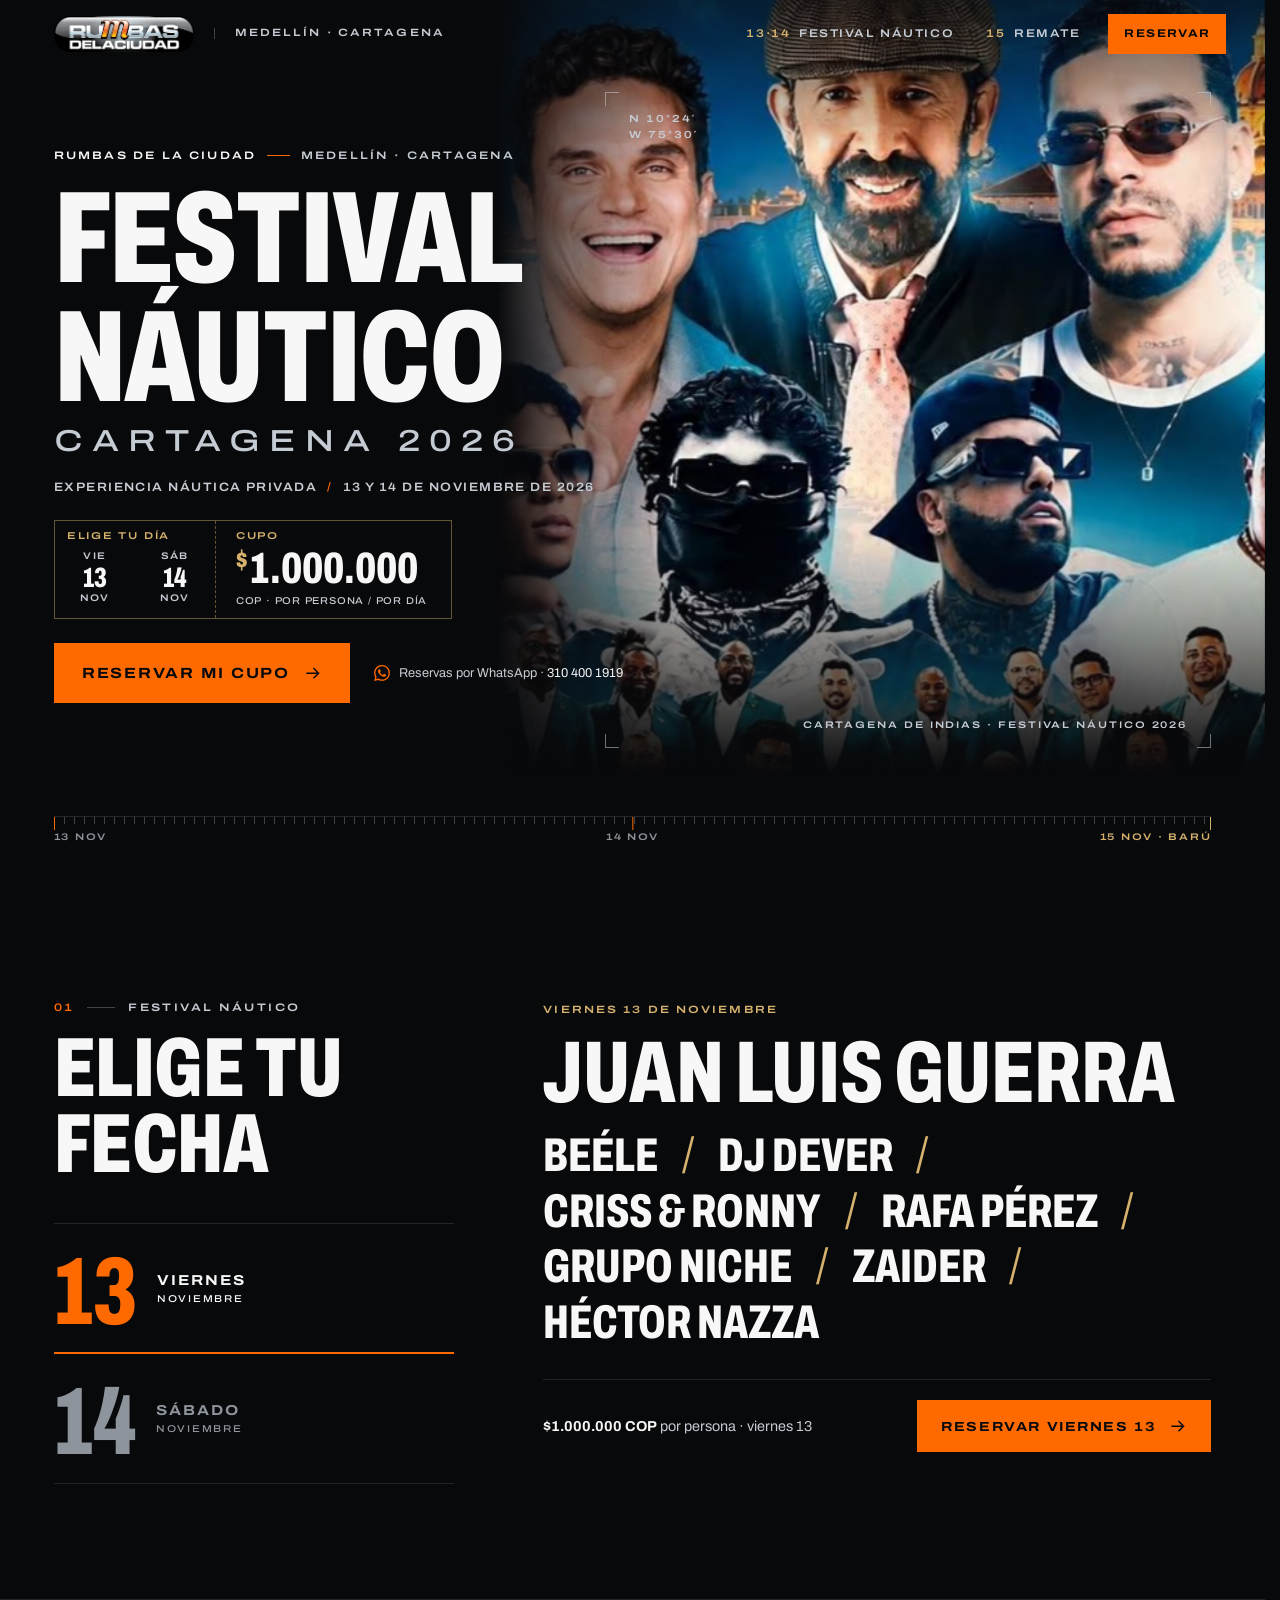
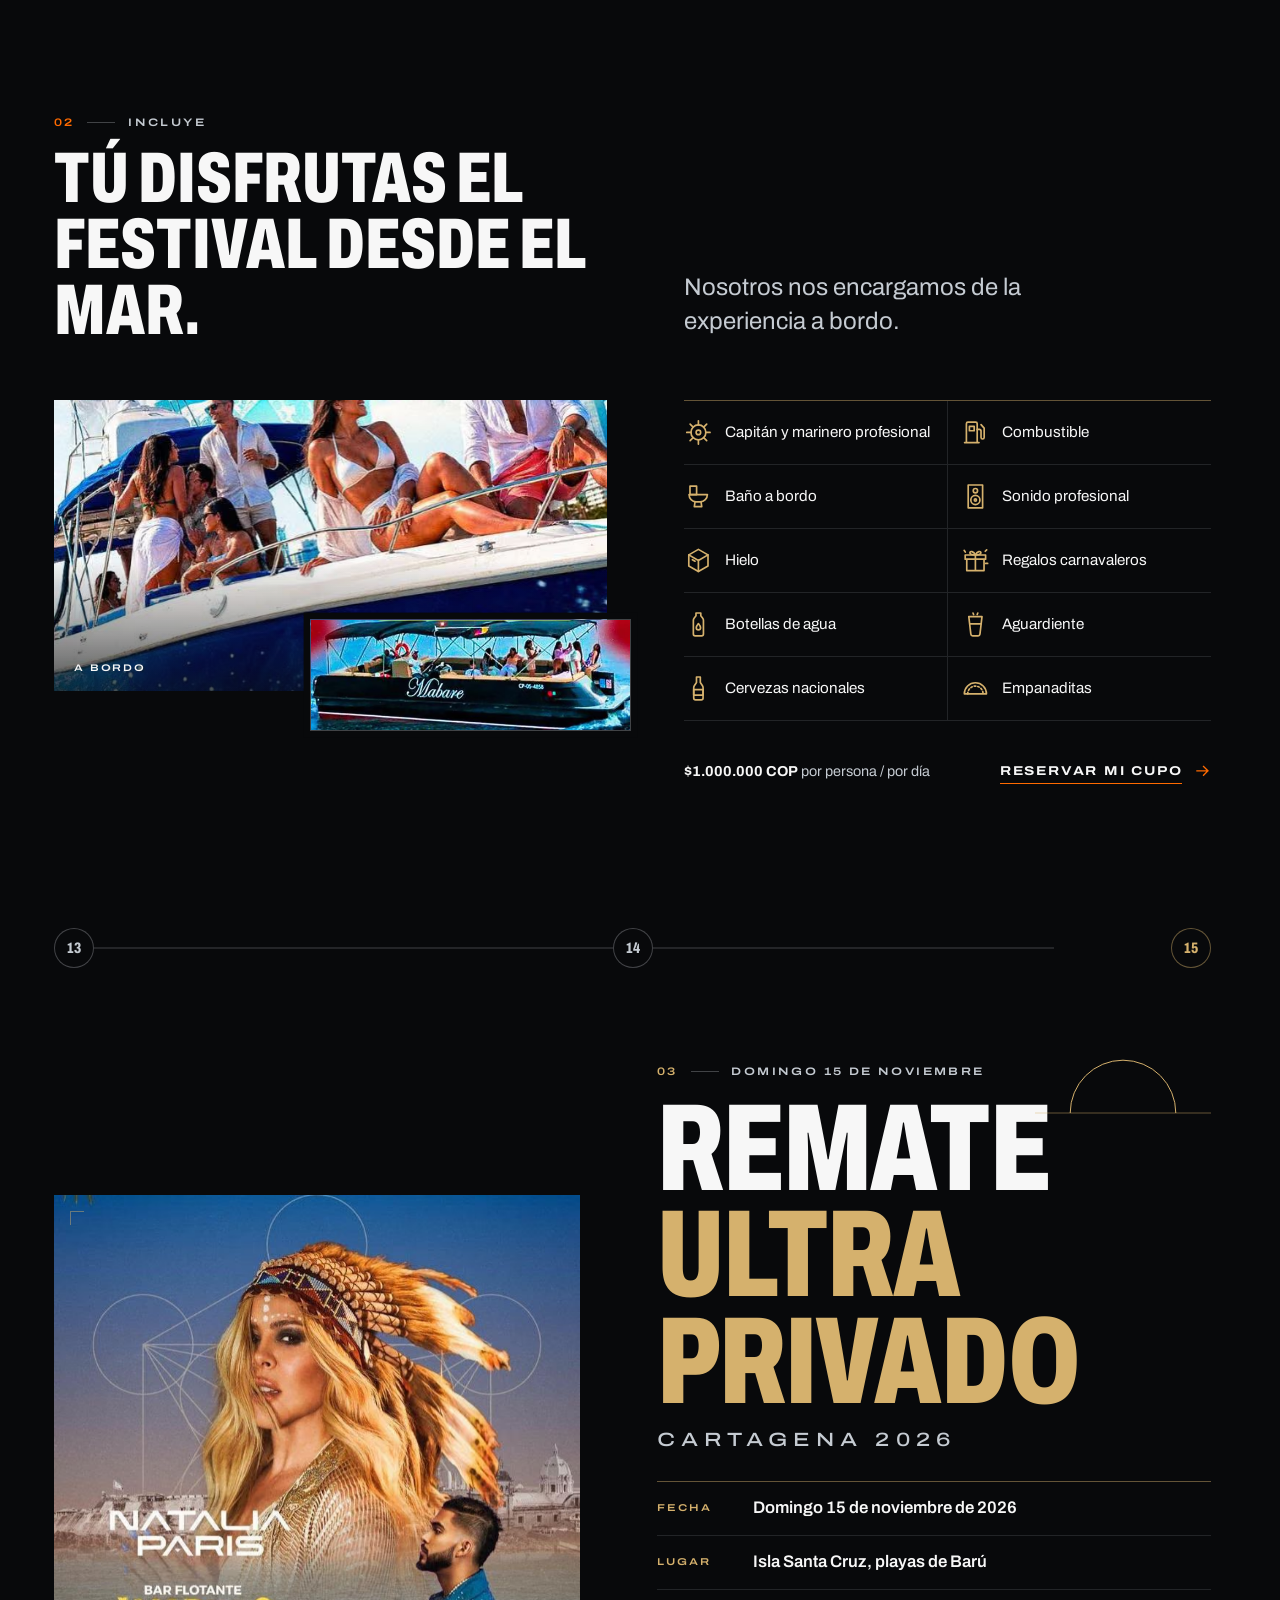
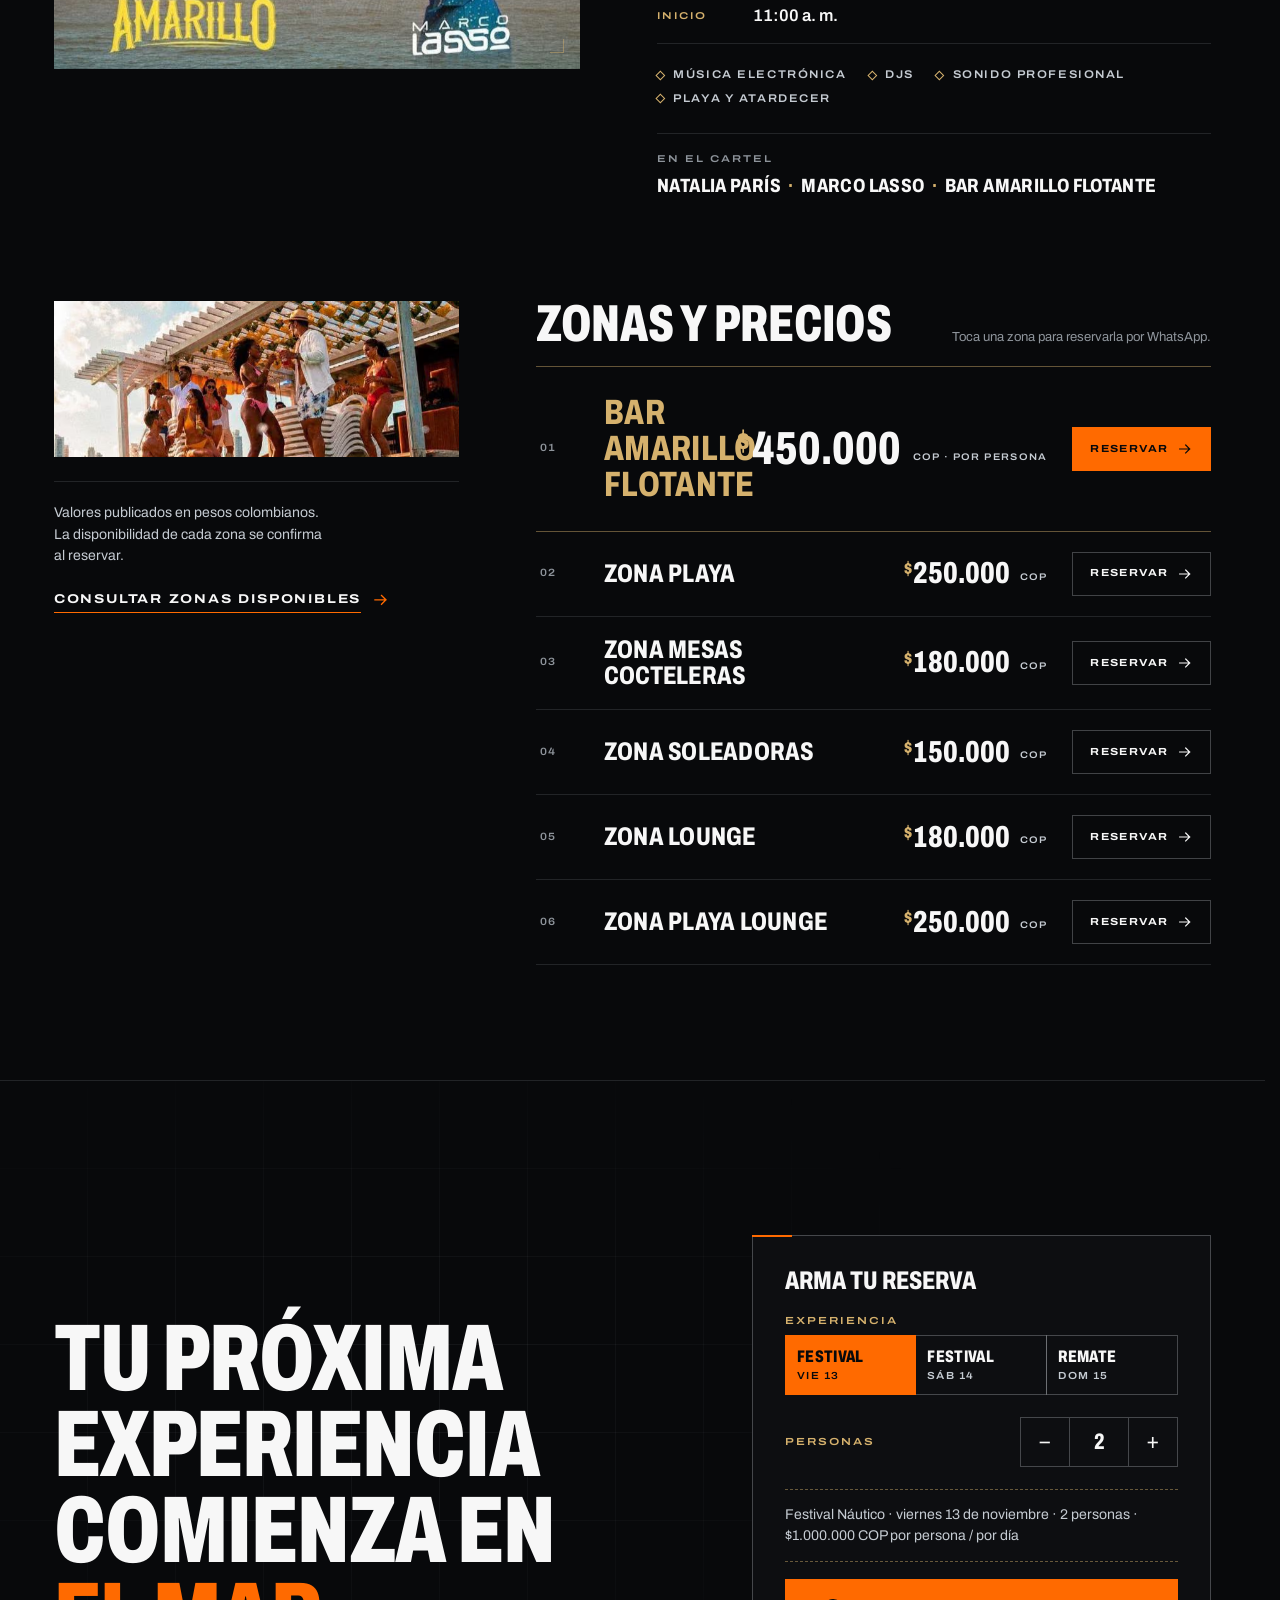
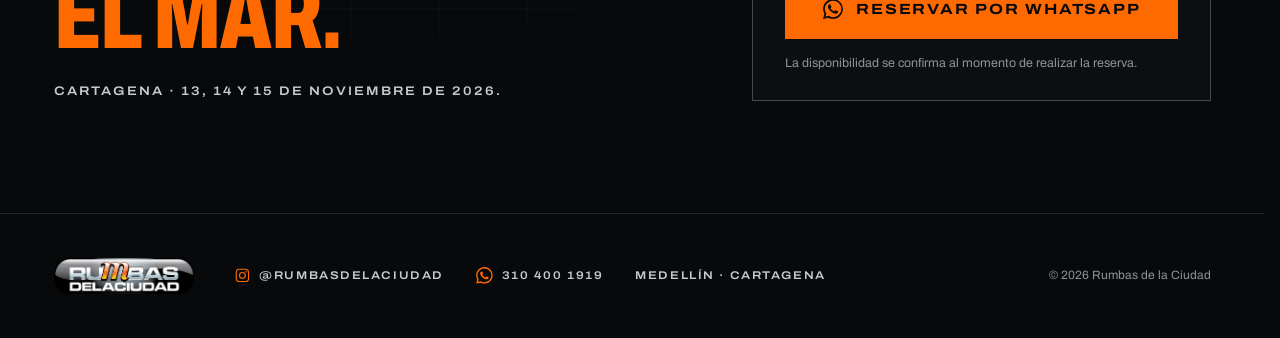
<file: index.html>
<!doctype html>
<html lang="es-CO" class="no-js">
<head>
  <meta charset="utf-8">
  <meta name="viewport" content="width=device-width, initial-scale=1, viewport-fit=cover">
  <title>Festival Náutico Cartagena 2026 | Rumbas de la Ciudad</title>
  <meta name="description" content="Vive el Festival Náutico Cartagena 2026 los días 13 y 14 de noviembre y el Remate Ultra Privado del 15 de noviembre. Consulta precios y reserva tu experiencia por WhatsApp.">
  <meta name="theme-color" content="#08090B">
  <meta name="color-scheme" content="dark">

  <!-- Al confirmar el dominio, poner aquí la URL absoluta (og:url, og:image y canonical). -->
  <meta property="og:type" content="website">
  <meta property="og:locale" content="es_CO">
  <meta property="og:site_name" content="Rumbas de la Ciudad">
  <meta property="og:title" content="Festival Náutico Cartagena 2026 | Rumbas de la Ciudad">
  <meta property="og:description" content="13 y 14 de noviembre desde el mar · Remate Ultra Privado el 15 de noviembre en Barú. Precios publicados y reservas por WhatsApp.">
  <meta property="og:image" content="assets/img/og-festival-nautico.jpg">
  <meta property="og:image:width" content="1200">
  <meta property="og:image:height" content="630">
  <meta property="og:image:alt" content="Festival Náutico Cartagena 2026 con Rumbas de la Ciudad">
  <meta name="twitter:card" content="summary_large_image">

  <link rel="icon" href="favicon-32.png" sizes="32x32" type="image/png">
  <link rel="apple-touch-icon" href="apple-touch-icon.png">

  <link rel="preload" href="assets/fonts/archivo-var.woff2" as="font" type="font/woff2" crossorigin>
  <link rel="preload" as="image" type="image/avif" fetchpriority="high"
        imagesrcset="assets/img/festival-artistas-480.avif 480w, assets/img/festival-artistas-720.avif 720w, assets/img/festival-artistas-900.avif 900w"
        imagesizes="(min-width: 1024px) min(60vw, 62rem), 100vw">
  <link rel="stylesheet" href="assets/css/styles.css">

  <script>
    /* Estado inicial: clase js, intro solo en la primera visita de la sesión
       y red de seguridad que muestra todo si main.js no llega a cargar. */
    (function () {
      var d = document.documentElement;
      d.className = d.className.replace('no-js', 'js');
      var reduce = window.matchMedia && matchMedia('(prefers-reduced-motion: reduce)').matches;
      var con = navigator.connection || {};
      var vista = null;
      try { vista = sessionStorage.getItem('rdlc-intro'); } catch (e) {}
      if (!reduce && !vista && !con.saveData && !/(^|-)2g$|3g/.test(con.effectiveType || '')) {
        d.classList.add('intro');
        try { sessionStorage.setItem('rdlc-intro', '1'); } catch (e) {}
      } else {
        d.classList.add('is-ready');
      }
      window.__rdlcMostrarTodo = setTimeout(function () { d.classList.add('show-all'); }, 6000);
    })();
  </script>
  <script src="assets/js/main.js" defer></script>
</head>
<body>
  <div class="loader" aria-hidden="true">
    <div class="loader__in">
      <img id="loader-logo" class="loader__logo" src="assets/img/logo-rumbas-de-la-ciudad.webp" width="583" height="150" alt="" fetchpriority="high">
      <svg class="loader__wave" viewBox="0 0 240 16" preserveAspectRatio="none" aria-hidden="true">
        <path class="loader__wave-base" d="M0 8C20 1 40 1 60 8S100 15 120 8 160 1 180 8 220 15 240 8"/>
        <path class="loader__wave-run" pathLength="1" d="M0 8C20 1 40 1 60 8S100 15 120 8 160 1 180 8 220 15 240 8"/>
      </svg>
      <p class="loader__coord"><span>10°24′N</span><span>75°30′W</span><span>Cartagena</span></p>
    </div>
  </div>
  <script>
    /* La pantalla de carga se cierra desde aquí, sin esperar al JS principal ni a la foto:
       mínimo ~500 ms desde el primer pintado, con el documento listo y el logo cargado; tope 1,2 s. */
    (function () {
      var d = document.documentElement;
      if (!d.classList.contains('intro')) return;
      var logo = document.getElementById('loader-logo');
      var logoListo = logo.complete, minimo = false, cerrado = false;
      function cerrar() {
        if (cerrado) return;
        cerrado = true;
        d.classList.add('is-ready');
        setTimeout(function () { d.classList.add('intro-done'); }, 1100);
      }
      function intentar() {
        if (minimo && logoListo && document.readyState !== 'loading') cerrar();
      }
      logo.addEventListener('load', function () { logoListo = true; intentar(); });
      logo.addEventListener('error', function () { logoListo = true; intentar(); });
      document.addEventListener('DOMContentLoaded', intentar);
      requestAnimationFrame(function () {
        requestAnimationFrame(function () {
          setTimeout(function () { minimo = true; intentar(); }, 500);
          setTimeout(cerrar, 1200);
        });
      });
    })();
  </script>

  <a class="skip" href="#contenido">Saltar al contenido</a>

  <header class="bar" id="barra">
    <div class="bar__in">
      <a class="bar__logo" href="#inicio" aria-label="Rumbas de la Ciudad, volver al inicio">
        <img src="assets/img/logo-rumbas-de-la-ciudad.webp" width="583" height="150" alt="Rumbas de la Ciudad">
      </a>
      <p class="bar__cov">Medellín <span aria-hidden="true">·</span> Cartagena</p>
      <nav class="bar__nav" aria-label="Experiencias">
        <a href="#line-up" data-wp="festival"><span class="bar__wp">13·14</span> Festival Náutico</a>
        <a href="#remate" data-wp="remate"><span class="bar__wp">15</span> Remate</a>
      </nav>
      <a class="btn btn--bar" href="#reservar">Reservar</a>
    </div>
    <div class="bar__progress" aria-hidden="true"><span></span></div>
  </header>

  <main id="contenido">
    <!-- PORTADA · FESTIVAL NÁUTICO -->
    <section class="hero" id="inicio" aria-labelledby="hero-titulo">
      <div class="hero__media" data-parallax-frame>
        <div class="hero__img" data-parallax="0.06">
          <picture>
            <source type="image/avif" srcset="assets/img/festival-artistas-480.avif 480w, assets/img/festival-artistas-720.avif 720w, assets/img/festival-artistas-900.avif 900w" sizes="(min-width: 1024px) min(60vw, 62rem), 100vw">
            <source type="image/webp" srcset="assets/img/festival-artistas-480.webp 480w, assets/img/festival-artistas-720.webp 720w, assets/img/festival-artistas-900.webp 900w" sizes="(min-width: 1024px) min(60vw, 62rem), 100vw">
            <img src="assets/img/festival-artistas-900.jpg" width="900" height="672" fetchpriority="high" decoding="async"
                 alt="Artistas del cartel del Festival Náutico Cartagena 2026, entre ellos Juan Luis Guerra, Silvestre Dangond, Ryan Castro, Nicky Jam y Grupo Niche, frente a Cartagena de noche">
          </picture>
        </div>
        <div class="hero__chart" aria-hidden="true">
          <span class="mark mark--tl"></span><span class="mark mark--tr"></span><span class="mark mark--bl"></span><span class="mark mark--br"></span>
          <p class="hero__coord">N 10°24′ <br>W 75°30′</p>
          <p class="hero__fig">Cartagena de Indias · Festival Náutico 2026</p>
        </div>
      </div>

      <div class="hero__body">
        <p class="kicker h-in" style="--i:0"><span>Rumbas de la Ciudad</span><span class="kicker__sep" aria-hidden="true"></span><span>Medellín · Cartagena</span></p>
        <h1 class="hero__title" id="hero-titulo">
          <span class="line"><span class="line__in">Festival</span></span>
          <span class="line"><span class="line__in">Náutico</span></span>
          <span class="hero__city h-in" style="--i:3">Cartagena 2026</span>
        </h1>
        <p class="hero__meta h-in" style="--i:4">Experiencia náutica privada <span aria-hidden="true">/</span> 13 y 14 de noviembre de 2026</p>

        <div class="pass h-in" style="--i:5">
          <div class="pass__days" role="group" aria-labelledby="pass-dias">
            <p class="pass__lbl" id="pass-dias">Elige tu día</p>
            <button type="button" class="day" data-day="13" aria-pressed="false">
              <span class="day__w">Vie</span><span class="day__n">13</span><span class="day__m">Nov</span>
              <span class="sr">viernes 13 de noviembre</span>
            </button>
            <button type="button" class="day" data-day="14" aria-pressed="false">
              <span class="day__w">Sáb</span><span class="day__n">14</span><span class="day__m">Nov</span>
              <span class="sr">sábado 14 de noviembre</span>
            </button>
          </div>
          <div class="pass__price">
            <p class="pass__lbl">Cupo</p>
            <p class="pass__amount"><span class="pass__cur">$</span>1.000.000</p>
            <p class="pass__unit">COP · por persona / por día</p>
          </div>
        </div>

        <div class="hero__cta h-in" style="--i:6">
          <a class="btn btn--xl" data-book="festival" data-follow-day target="_blank" rel="noopener"
             href="https://wa.me/573104001919?text=Hola%2C%20quiero%20informaci%C3%B3n%20y%20disponibilidad%20para%20reservar%20cupos%20del%20Festival%20N%C3%A1utico%20Cartagena%202026%20(13%20y%2014%20de%20noviembre).%20Valor%20publicado%3A%20%241.000.000%20COP%20por%20persona%20y%20por%20d%C3%ADa.%20%C2%BFC%C3%B3mo%20puedo%20confirmar%20mi%20reserva%3F">
            <span class="btn__txt">Reservar mi cupo</span>
            <svg class="btn__ico" aria-hidden="true"><use href="#i-flecha"/></svg>
          </a>
          <p class="wa-note">
            <svg class="wa-note__ico" aria-hidden="true"><use href="#i-wa"/></svg>
            <span>Reservas por WhatsApp · <span data-day-note>310 400 1919</span></span>
          </p>
        </div>
      </div>

      <div class="hero__ruler" aria-hidden="true">
        <span class="hero__ruler-ticks"></span>
        <span class="wp wp--a">13 NOV</span><span class="wp wp--b">14 NOV</span><span class="wp wp--c">15 NOV · Barú</span>
      </div>
    </section>

    <!-- FECHAS Y ARTISTAS -->
    <section class="lineup" id="line-up" aria-labelledby="lineup-titulo">
      <div class="wrap lineup__grid">
        <header class="lineup__head">
          <p class="label rv"><span class="label__n">01</span> Festival Náutico</p>
          <h2 class="h2 rv" id="lineup-titulo" style="--d:1">Elige tu fecha</h2>
          <div class="tabs rv" role="tablist" aria-label="Fechas del Festival Náutico" style="--d:2">
            <button class="tab" role="tab" id="tab-13" aria-controls="panel-13" aria-selected="true" data-day="13">
              <span class="tab__w">Viernes</span><span class="tab__n">13</span><span class="tab__m">Noviembre</span>
            </button>
            <button class="tab" role="tab" id="tab-14" aria-controls="panel-14" aria-selected="false" tabindex="-1" data-day="14">
              <span class="tab__w">Sábado</span><span class="tab__n">14</span><span class="tab__m">Noviembre</span>
            </button>
          </div>
        </header>

        <div class="panels rv" style="--d:3">
          <div class="panel" role="tabpanel" id="panel-13" aria-labelledby="tab-13" tabindex="0">
            <h3 class="panel__day">Viernes 13 de noviembre</h3>
            <ul class="artists">
              <li class="artists__lead" style="--n:0">Juan Luis Guerra</li>
              <li style="--n:1">Beéle</li>
              <li style="--n:2">DJ Dever</li>
              <li style="--n:3">Criss &amp; Ronny</li>
              <li style="--n:4">Rafa Pérez</li>
              <li style="--n:5">Grupo Niche</li>
              <li style="--n:6">Zaider</li>
              <li style="--n:7">Héctor Nazza</li>
            </ul>
            <div class="panel__foot">
              <p class="panel__price"><strong>$1.000.000 COP</strong> por persona · viernes 13</p>
              <a class="btn" data-book="festival-13" target="_blank" rel="noopener"
                 href="https://wa.me/573104001919?text=Hola%2C%20quiero%20informaci%C3%B3n%20y%20disponibilidad%20para%20reservar%20cupos%20del%20Festival%20N%C3%A1utico%20Cartagena%202026%20para%20el%20viernes%2013%20de%20noviembre.%20Valor%20publicado%3A%20%241.000.000%20COP%20por%20persona%20y%20por%20d%C3%ADa.%20%C2%BFC%C3%B3mo%20puedo%20confirmar%20mi%20reserva%3F">
                <span class="btn__txt">Reservar viernes 13</span>
                <svg class="btn__ico" aria-hidden="true"><use href="#i-flecha"/></svg>
              </a>
            </div>
          </div>

          <div class="panel" role="tabpanel" id="panel-14" aria-labelledby="tab-14" tabindex="0">
            <h3 class="panel__day">Sábado 14 de noviembre</h3>
            <ul class="artists">
              <li class="artists__lead" style="--n:0">Silvestre Dangond</li>
              <li style="--n:1">Giblack</li>
              <li style="--n:2">Mr Black</li>
              <li style="--n:3">Luister La Voz</li>
              <li style="--n:4">Elder Dayán</li>
              <li style="--n:5">Jessi Uribe</li>
              <li style="--n:6">Ryan Castro</li>
              <li style="--n:7">Nicky Jam</li>
              <li style="--n:8">Hamilton</li>
              <li style="--n:9">Tremendo</li>
            </ul>
            <div class="panel__foot">
              <p class="panel__price"><strong>$1.000.000 COP</strong> por persona · sábado 14</p>
              <a class="btn" data-book="festival-14" target="_blank" rel="noopener"
                 href="https://wa.me/573104001919?text=Hola%2C%20quiero%20informaci%C3%B3n%20y%20disponibilidad%20para%20reservar%20cupos%20del%20Festival%20N%C3%A1utico%20Cartagena%202026%20para%20el%20s%C3%A1bado%2014%20de%20noviembre.%20Valor%20publicado%3A%20%241.000.000%20COP%20por%20persona%20y%20por%20d%C3%ADa.%20%C2%BFC%C3%B3mo%20puedo%20confirmar%20mi%20reserva%3F">
                <span class="btn__txt">Reservar sábado 14</span>
                <svg class="btn__ico" aria-hidden="true"><use href="#i-flecha"/></svg>
              </a>
            </div>
          </div>
        </div>
      </div>
    </section>

    <!-- QUÉ INCLUYE -->
    <section class="aboard" id="a-bordo" aria-labelledby="abordo-titulo">
      <div class="wrap aboard__grid">
        <header class="aboard__head">
          <p class="label rv"><span class="label__n">02</span> Incluye</p>
          <h2 class="aboard__title rv" id="abordo-titulo" style="--d:1">Tú disfrutas el festival desde el mar.</h2>
          <p class="aboard__lead rv" style="--d:2">Nosotros nos encargamos de la experiencia a bordo.</p>
        </header>

        <div class="aboard__media">
          <figure class="frame frame--main rv" data-parallax-frame>
            <div class="frame__img" data-parallax="0.05">
              <picture>
                <source type="image/avif" srcset="assets/img/festival-lancha-480.avif 480w, assets/img/festival-lancha-720.avif 720w" sizes="(min-width: 1024px) 46vw, 100vw">
                <source type="image/webp" srcset="assets/img/festival-lancha-480.webp 480w, assets/img/festival-lancha-720.webp 720w" sizes="(min-width: 1024px) 46vw, 100vw">
                <img src="assets/img/festival-lancha-720.jpg" width="720" height="379" loading="lazy" decoding="async"
                     alt="Grupo a bordo de una lancha durante un paseo por la bahía de Cartagena">
              </picture>
            </div>
            <figcaption class="frame__cap"><span>A bordo</span><span>Bahía de Cartagena</span></figcaption>
          </figure>
          <figure class="frame frame--second rv" style="--d:2">
            <picture>
              <source type="image/avif" srcset="assets/img/festival-ponton-580.avif">
              <source type="image/webp" srcset="assets/img/festival-ponton-580.webp">
              <img src="assets/img/festival-ponton-580.jpg" width="580" height="200" loading="lazy" decoding="async"
                   alt="Pontón navegando con pasajeros en Cartagena">
            </picture>
          </figure>
        </div>

        <div class="aboard__body">
          <ul class="manifest" aria-label="Qué incluye la experiencia náutica">
            <li class="rv" style="--d:0"><svg aria-hidden="true"><use href="#i-timon"/></svg><span>Capitán y marinero profesional</span></li>
            <li class="rv" style="--d:1"><svg aria-hidden="true"><use href="#i-combustible"/></svg><span>Combustible</span></li>
            <li class="rv" style="--d:2"><svg aria-hidden="true"><use href="#i-bano"/></svg><span>Baño a bordo</span></li>
            <li class="rv" style="--d:3"><svg aria-hidden="true"><use href="#i-sonido"/></svg><span>Sonido profesional</span></li>
            <li class="rv" style="--d:4"><svg aria-hidden="true"><use href="#i-hielo"/></svg><span>Hielo</span></li>
            <li class="rv" style="--d:0"><svg aria-hidden="true"><use href="#i-regalo"/></svg><span>Regalos carnavaleros</span></li>
            <li class="rv" style="--d:1"><svg aria-hidden="true"><use href="#i-agua"/></svg><span>Botellas de agua</span></li>
            <li class="rv" style="--d:2"><svg aria-hidden="true"><use href="#i-aguardiente"/></svg><span>Aguardiente</span></li>
            <li class="rv" style="--d:3"><svg aria-hidden="true"><use href="#i-cerveza"/></svg><span>Cervezas nacionales</span></li>
            <li class="rv" style="--d:4"><svg aria-hidden="true"><use href="#i-empanada"/></svg><span>Empanaditas</span></li>
          </ul>
          <div class="aboard__cta rv">
            <p class="aboard__price"><strong>$1.000.000 COP</strong> por persona / por día</p>
            <a class="link-cta" data-book="festival" data-follow-day target="_blank" rel="noopener"
               href="https://wa.me/573104001919?text=Hola%2C%20quiero%20informaci%C3%B3n%20y%20disponibilidad%20para%20reservar%20cupos%20del%20Festival%20N%C3%A1utico%20Cartagena%202026%20(13%20y%2014%20de%20noviembre).%20Valor%20publicado%3A%20%241.000.000%20COP%20por%20persona%20y%20por%20d%C3%ADa.%20%C2%BFC%C3%B3mo%20puedo%20confirmar%20mi%20reserva%3F">
              Reservar mi cupo <svg aria-hidden="true"><use href="#i-flecha"/></svg>
            </a>
          </div>
        </div>
      </div>
    </section>

    <!-- RUTA 13 → 14 → 15 -->
    <div class="route wrap rv" aria-hidden="true">
      <svg class="route__line" viewBox="0 0 1000 40" preserveAspectRatio="none">
        <path d="M0 20 H1000" pathLength="1"/>
      </svg>
      <span class="route__wp" style="--x:0">13</span>
      <span class="route__wp" style="--x:.5">14</span>
      <span class="route__wp route__wp--gold" style="--x:1">15</span>
    </div>

    <!-- REMATE ULTRA PRIVADO -->
    <section class="remate" id="remate" aria-labelledby="remate-titulo">
      <div class="wrap remate__grid">
        <figure class="remate__art rv">
          <div class="frame__img">
            <picture>
              <source type="image/avif" srcset="assets/img/remate-natalia-paris-480.avif 480w, assets/img/remate-natalia-paris-720.avif 720w" sizes="(min-width: 1024px) 42vw, 100vw">
              <source type="image/webp" srcset="assets/img/remate-natalia-paris-480.webp 480w, assets/img/remate-natalia-paris-720.webp 720w" sizes="(min-width: 1024px) 42vw, 100vw">
              <img src="assets/img/remate-natalia-paris-720.jpg" width="720" height="648" loading="lazy" decoding="async"
                   alt="Pieza del Remate Ultra Privado con Natalia París, el Bar flotante Amarillo y Marco Lasso frente a Cartagena">
            </picture>
          </div>
          <span class="mark mark--tl" aria-hidden="true"></span><span class="mark mark--br" aria-hidden="true"></span>
        </figure>

        <div class="remate__body">
          <svg class="sunset rv" viewBox="0 0 200 100" aria-hidden="true">
            <path class="sunset__sun" d="M40 100 A60 60 0 0 1 160 100" pathLength="1"/>
            <path class="sunset__sea" d="M0 100 H200" pathLength="1"/>
          </svg>
          <p class="label label--gold rv"><span class="label__n">03</span> Domingo 15 de noviembre</p>
          <h2 class="remate__title rv" id="remate-titulo" style="--d:1">Remate <span>Ultra Privado</span></h2>
          <p class="remate__city rv" style="--d:2">Cartagena 2026</p>

          <dl class="facts rv" style="--d:3">
            <div><dt>Fecha</dt><dd>Domingo 15 de noviembre de 2026</dd></div>
            <div><dt>Lugar</dt><dd>Isla Santa Cruz, playas de Barú</dd></div>
            <div><dt>Inicio</dt><dd>11:00 a. m.</dd></div>
          </dl>
          <ul class="vibe rv" style="--d:4">
            <li>Música electrónica</li><li>DJs</li><li>Sonido profesional</li><li>Playa y atardecer</li>
          </ul>
          <p class="cast rv" style="--d:5"><span class="cast__lbl">En el cartel</span> Natalia París <span aria-hidden="true">·</span> Marco Lasso <span aria-hidden="true">·</span> Bar Amarillo flotante</p>
        </div>
      </div>

      <div class="wrap zones" id="zonas">
        <div class="zones__aside">
          <figure class="zones__photo rv" data-parallax-frame>
            <div class="frame__img" data-parallax="0.04">
              <picture>
                <source type="image/avif" srcset="assets/img/remate-plataforma-flotante-480.avif 480w, assets/img/remate-plataforma-flotante-720.avif 720w" sizes="(min-width: 1024px) 38vw, 100vw">
                <source type="image/webp" srcset="assets/img/remate-plataforma-flotante-480.webp 480w, assets/img/remate-plataforma-flotante-720.webp 720w" sizes="(min-width: 1024px) 38vw, 100vw">
                <img src="assets/img/remate-plataforma-flotante-720.jpg" width="720" height="277" loading="lazy" decoding="async"
                     alt="Plataforma flotante con pérgola y asistentes frente a los edificios de Cartagena">
              </picture>
            </div>
          </figure>
          <div class="zones__more rv" style="--d:1">
            <p class="zones__note">Valores publicados en pesos colombianos. La disponibilidad de cada zona se confirma al reservar.</p>
            <a class="link-cta" data-book="remate" target="_blank" rel="noopener"
               href="https://wa.me/573104001919?text=Hola%2C%20quiero%20reservar%20para%20el%20Remate%20Ultra%20Privado%20del%20domingo%2015%20de%20noviembre%20de%202026%20en%20Isla%20Santa%20Cruz%2C%20playas%20de%20Bar%C3%BA.%20Quisiera%20conocer%20las%20zonas%20disponibles.%20%C2%BFMe%20confirman%20disponibilidad%20y%20el%20proceso%20de%20reserva%3F">
              Consultar zonas disponibles <svg aria-hidden="true"><use href="#i-flecha"/></svg>
            </a>
          </div>
        </div>

        <div class="zones__list">
          <div class="zones__head">
            <h3 class="h3 rv" id="zonas-titulo">Zonas y precios</h3>
            <p class="zones__hint rv">Toca una zona para reservarla por WhatsApp.</p>
          </div>
          <ol class="zone-list" aria-labelledby="zonas-titulo">
            <li class="rv">
              <a class="zone zone--feature" data-book="remate" data-zone="bar-amarillo" target="_blank" rel="noopener"
                 href="https://wa.me/573104001919?text=Hola%2C%20quiero%20reservar%20para%20el%20Remate%20Ultra%20Privado%20del%20domingo%2015%20de%20noviembre%20de%202026%20en%20Isla%20Santa%20Cruz%2C%20playas%20de%20Bar%C3%BA.%20Me%20interesa%20la%20zona%20Bar%20Amarillo%20flotante%20(valor%20publicado%3A%20%24450.000%20COP%20por%20persona).%20%C2%BFMe%20confirman%20disponibilidad%20y%20el%20proceso%20de%20reserva%3F">
                <span class="zone__n" aria-hidden="true">01</span>
                <span class="zone__name">Bar Amarillo flotante</span>
                <span class="zone__price"><span class="zone__cur">$</span>450.000 <span class="zone__unit">COP · por persona</span></span>
                <span class="zone__go">Reservar <svg aria-hidden="true"><use href="#i-flecha"/></svg></span>
              </a>
            </li>
            <li class="rv" style="--d:1">
              <a class="zone" data-book="remate" data-zone="playa" target="_blank" rel="noopener"
                 href="https://wa.me/573104001919?text=Hola%2C%20quiero%20reservar%20para%20el%20Remate%20Ultra%20Privado%20del%20domingo%2015%20de%20noviembre%20de%202026%20en%20Isla%20Santa%20Cruz%2C%20playas%20de%20Bar%C3%BA.%20Me%20interesa%20la%20zona%20playa%20(valor%20publicado%3A%20%24250.000%20COP).%20%C2%BFMe%20confirman%20disponibilidad%20y%20el%20proceso%20de%20reserva%3F">
                <span class="zone__n" aria-hidden="true">02</span>
                <span class="zone__name">Zona playa</span>
                <span class="zone__price"><span class="zone__cur">$</span>250.000 <span class="zone__unit">COP</span></span>
                <span class="zone__go">Reservar <svg aria-hidden="true"><use href="#i-flecha"/></svg></span>
              </a>
            </li>
            <li class="rv" style="--d:2">
              <a class="zone" data-book="remate" data-zone="mesas-cocteleras" target="_blank" rel="noopener"
                 href="https://wa.me/573104001919?text=Hola%2C%20quiero%20reservar%20para%20el%20Remate%20Ultra%20Privado%20del%20domingo%2015%20de%20noviembre%20de%202026%20en%20Isla%20Santa%20Cruz%2C%20playas%20de%20Bar%C3%BA.%20Me%20interesa%20la%20zona%20mesas%20cocteleras%20(valor%20publicado%3A%20%24180.000%20COP).%20%C2%BFMe%20confirman%20disponibilidad%20y%20el%20proceso%20de%20reserva%3F">
                <span class="zone__n" aria-hidden="true">03</span>
                <span class="zone__name">Zona mesas cocteleras</span>
                <span class="zone__price"><span class="zone__cur">$</span>180.000 <span class="zone__unit">COP</span></span>
                <span class="zone__go">Reservar <svg aria-hidden="true"><use href="#i-flecha"/></svg></span>
              </a>
            </li>
            <li class="rv" style="--d:3">
              <a class="zone" data-book="remate" data-zone="soleadoras" target="_blank" rel="noopener"
                 href="https://wa.me/573104001919?text=Hola%2C%20quiero%20reservar%20para%20el%20Remate%20Ultra%20Privado%20del%20domingo%2015%20de%20noviembre%20de%202026%20en%20Isla%20Santa%20Cruz%2C%20playas%20de%20Bar%C3%BA.%20Me%20interesa%20la%20zona%20soleadoras%20(valor%20publicado%3A%20%24150.000%20COP).%20%C2%BFMe%20confirman%20disponibilidad%20y%20el%20proceso%20de%20reserva%3F">
                <span class="zone__n" aria-hidden="true">04</span>
                <span class="zone__name">Zona soleadoras</span>
                <span class="zone__price"><span class="zone__cur">$</span>150.000 <span class="zone__unit">COP</span></span>
                <span class="zone__go">Reservar <svg aria-hidden="true"><use href="#i-flecha"/></svg></span>
              </a>
            </li>
            <li class="rv" style="--d:4">
              <a class="zone" data-book="remate" data-zone="lounge" target="_blank" rel="noopener"
                 href="https://wa.me/573104001919?text=Hola%2C%20quiero%20reservar%20para%20el%20Remate%20Ultra%20Privado%20del%20domingo%2015%20de%20noviembre%20de%202026%20en%20Isla%20Santa%20Cruz%2C%20playas%20de%20Bar%C3%BA.%20Me%20interesa%20la%20zona%20lounge%20(valor%20publicado%3A%20%24180.000%20COP).%20%C2%BFMe%20confirman%20disponibilidad%20y%20el%20proceso%20de%20reserva%3F">
                <span class="zone__n" aria-hidden="true">05</span>
                <span class="zone__name">Zona lounge</span>
                <span class="zone__price"><span class="zone__cur">$</span>180.000 <span class="zone__unit">COP</span></span>
                <span class="zone__go">Reservar <svg aria-hidden="true"><use href="#i-flecha"/></svg></span>
              </a>
            </li>
            <li class="rv" style="--d:5">
              <a class="zone" data-book="remate" data-zone="playa-lounge" target="_blank" rel="noopener"
                 href="https://wa.me/573104001919?text=Hola%2C%20quiero%20reservar%20para%20el%20Remate%20Ultra%20Privado%20del%20domingo%2015%20de%20noviembre%20de%202026%20en%20Isla%20Santa%20Cruz%2C%20playas%20de%20Bar%C3%BA.%20Me%20interesa%20la%20zona%20playa%20lounge%20(valor%20publicado%3A%20%24250.000%20COP).%20%C2%BFMe%20confirman%20disponibilidad%20y%20el%20proceso%20de%20reserva%3F">
                <span class="zone__n" aria-hidden="true">06</span>
                <span class="zone__name">Zona playa lounge</span>
                <span class="zone__price"><span class="zone__cur">$</span>250.000 <span class="zone__unit">COP</span></span>
                <span class="zone__go">Reservar <svg aria-hidden="true"><use href="#i-flecha"/></svg></span>
              </a>
            </li>
          </ol>
        </div>
      </div>
    </section>

    <!-- CIERRE · RESERVA -->
    <section class="close" id="reservar" aria-labelledby="cierre-titulo">
      <div class="wrap close__grid">
        <div class="close__head">
          <h2 class="close__title rv" id="cierre-titulo">
            <span class="line"><span class="line__in">Tu próxima</span></span>
            <span class="line"><span class="line__in">experiencia</span></span>
            <span class="line"><span class="line__in">comienza en</span></span>
            <span class="line"><span class="line__in">el mar.</span></span>
          </h2>
          <p class="close__sub rv" style="--d:2">Cartagena · 13, 14 y 15 de noviembre de 2026.</p>
        </div>

        <div class="composer rv" style="--d:1">
          <h3 class="composer__title">Arma tu reserva</h3>

          <fieldset class="seg">
            <legend class="composer__lbl">Experiencia</legend>
            <div class="seg__opts">
              <label class="seg__opt"><input type="radio" name="exp" value="13" checked><span><b>Festival</b> Vie 13</span></label>
              <label class="seg__opt"><input type="radio" name="exp" value="14"><span><b>Festival</b> Sáb 14</span></label>
              <label class="seg__opt"><input type="radio" name="exp" value="remate"><span><b>Remate</b> Dom 15</span></label>
            </div>
          </fieldset>

          <div class="composer__zone" data-zone-field hidden>
            <label class="composer__lbl" for="zona">Zona</label>
            <div class="select">
              <select id="zona" name="zona">
                <option value="">Elige una zona</option>
                <option value="bar-amarillo">Bar Amarillo flotante · $450.000 por persona</option>
                <option value="playa">Zona playa · $250.000</option>
                <option value="mesas-cocteleras">Zona mesas cocteleras · $180.000</option>
                <option value="soleadoras">Zona soleadoras · $150.000</option>
                <option value="lounge">Zona lounge · $180.000</option>
                <option value="playa-lounge">Zona playa lounge · $250.000</option>
              </select>
            </div>
          </div>

          <div class="composer__qty">
            <label class="composer__lbl" for="personas">Personas</label>
            <div class="stepper">
              <button type="button" data-step="-1" aria-label="Quitar una persona">−</button>
              <input id="personas" name="personas" type="number" inputmode="numeric" min="1" max="30" value="2">
              <button type="button" data-step="1" aria-label="Agregar una persona">+</button>
            </div>
          </div>

          <p class="composer__sum" aria-live="polite" data-summary>Festival Náutico · viernes 13 de noviembre · 2 personas · $1.000.000 COP por persona / por día</p>

          <a class="btn btn--xl btn--block" data-composer-go target="_blank" rel="noopener"
             href="https://wa.me/573104001919?text=Hola%2C%20quiero%20informaci%C3%B3n%20y%20disponibilidad%20para%20reservar%20cupos%20del%20Festival%20N%C3%A1utico%20Cartagena%202026%20para%20el%20viernes%2013%20de%20noviembre.%20Valor%20publicado%3A%20%241.000.000%20COP%20por%20persona%20y%20por%20d%C3%ADa.%20%C2%BFC%C3%B3mo%20puedo%20confirmar%20mi%20reserva%3F">
            <svg class="btn__wa" aria-hidden="true"><use href="#i-wa"/></svg>
            <span class="btn__txt">Reservar por WhatsApp</span>
          </a>
          <p class="composer__fine">La disponibilidad se confirma al momento de realizar la reserva.</p>
        </div>
      </div>

      <footer class="foot wrap">
        <img class="foot__logo" src="assets/img/logo-rumbas-de-la-ciudad.webp" width="583" height="150" alt="Rumbas de la Ciudad" loading="lazy" decoding="async">
        <ul class="foot__links">
          <li><a href="https://www.instagram.com/rumbasdelaciudad/" target="_blank" rel="noopener"><svg aria-hidden="true"><use href="#i-ig"/></svg>@rumbasdelaciudad</a></li>
          <li><a data-book="festival" target="_blank" rel="noopener" href="https://wa.me/573104001919?text=Hola%2C%20quiero%20informaci%C3%B3n%20y%20disponibilidad%20para%20reservar%20cupos%20del%20Festival%20N%C3%A1utico%20Cartagena%202026%20(13%20y%2014%20de%20noviembre).%20Valor%20publicado%3A%20%241.000.000%20COP%20por%20persona%20y%20por%20d%C3%ADa.%20%C2%BFC%C3%B3mo%20puedo%20confirmar%20mi%20reserva%3F"><svg aria-hidden="true"><use href="#i-wa"/></svg>310 400 1919</a></li>
          <li><span>Medellín · Cartagena</span></li>
        </ul>
        <p class="foot__copy">© 2026 Rumbas de la Ciudad</p>
      </footer>
    </section>
  </main>

  <a class="wa-float" data-wa-float target="_blank" rel="noopener" aria-label="Reservar por WhatsApp"
     href="https://wa.me/573104001919?text=Hola%2C%20quiero%20informaci%C3%B3n%20y%20disponibilidad%20para%20reservar%20cupos%20del%20Festival%20N%C3%A1utico%20Cartagena%202026%20(13%20y%2014%20de%20noviembre).%20Valor%20publicado%3A%20%241.000.000%20COP%20por%20persona%20y%20por%20d%C3%ADa.%20%C2%BFC%C3%B3mo%20puedo%20confirmar%20mi%20reserva%3F">
    <svg aria-hidden="true"><use href="#i-wa"/></svg>
  </a>

  <!-- Íconos -->
  <svg width="0" height="0" style="position:absolute" aria-hidden="true" focusable="false">
    <defs>
      <symbol id="i-flecha" viewBox="0 0 24 24"><path d="M4 12h15M13 6l6 6-6 6" fill="none" stroke="currentColor" stroke-width="1.8" stroke-linecap="square"/></symbol>
      <symbol id="i-wa" viewBox="0 0 24 24"><path fill="currentColor" d="M17.47 14.38c-.3-.15-1.76-.87-2.03-.97-.27-.1-.47-.15-.67.15-.2.3-.77.97-.94 1.16-.17.2-.35.22-.64.08-.3-.15-1.26-.47-2.39-1.48-.88-.79-1.48-1.76-1.65-2.06-.17-.3-.02-.46.13-.6.13-.14.3-.35.45-.52.15-.18.2-.3.3-.5.1-.2.05-.37-.03-.52-.07-.15-.67-1.61-.92-2.2-.24-.58-.49-.5-.67-.51h-.57c-.2 0-.52.07-.79.37-.27.3-1.04 1.02-1.04 2.48s1.07 2.88 1.21 3.07c.15.2 2.1 3.2 5.08 4.49.71.31 1.26.49 1.7.63.71.22 1.36.19 1.87.12.57-.09 1.76-.72 2-1.42.25-.69.25-1.29.18-1.41-.08-.13-.27-.2-.57-.35m-5.42 7.4h-.01a9.87 9.87 0 0 1-5.03-1.38l-.36-.21-3.74.98 1-3.65-.24-.37a9.86 9.86 0 0 1-1.51-5.26c0-5.45 4.44-9.88 9.89-9.88 2.64 0 5.12 1.03 6.99 2.9a9.83 9.83 0 0 1 2.89 6.99c0 5.45-4.44 9.88-9.88 9.88m8.41-18.3A11.82 11.82 0 0 0 12.05 0C5.5 0 .16 5.34.16 11.89c0 2.1.55 4.14 1.59 5.95L.06 24l6.3-1.65a11.88 11.88 0 0 0 5.68 1.45h.01c6.55 0 11.89-5.34 11.89-11.89a11.82 11.82 0 0 0-3.48-8.41"/></symbol>
      <symbol id="i-ig" viewBox="0 0 24 24"><g fill="none" stroke="currentColor" stroke-width="1.6"><rect x="3.2" y="3.2" width="17.6" height="17.6" rx="4.8"/><circle cx="12" cy="12" r="4.1"/></g><circle cx="17.3" cy="6.7" r="1.1" fill="currentColor"/></symbol>
      <symbol id="i-timon" viewBox="0 0 24 24"><g fill="none" stroke="currentColor" stroke-width="1.4" stroke-linecap="round" stroke-linejoin="round"><circle cx="12" cy="12" r="6.2"/><circle cx="12" cy="12" r="1.9"/><path d="M12 2.3v3.5M12 18.2v3.5M2.3 12h3.5M18.2 12h3.5M5.1 5.1l2.5 2.5M16.4 16.4l2.5 2.5M18.9 5.1l-2.5 2.5M7.6 16.4l-2.5 2.5"/></g></symbol>
      <symbol id="i-combustible" viewBox="0 0 24 24"><g fill="none" stroke="currentColor" stroke-width="1.4" stroke-linecap="round" stroke-linejoin="round"><path d="M4.5 20.5V4.8c0-.7.6-1.3 1.3-1.3h6.4c.7 0 1.3.6 1.3 1.3v15.7M3 20.5h12"/><path d="M7 7h4v3.6H7z"/><path d="M13.5 9.5h1.8c.8 0 1.4.6 1.4 1.4v5.3a1.3 1.3 0 0 0 2.6 0V8.4l-2.6-2.9"/></g></symbol>
      <symbol id="i-bano" viewBox="0 0 24 24"><g fill="none" stroke="currentColor" stroke-width="1.4" stroke-linecap="round" stroke-linejoin="round"><path d="M5 3.5h5.5v7H5z"/><path d="M4.2 10.5h15.3c0 3.3-2.7 6-6 6H10c-3.2 0-5.8-2.7-5.8-6z"/><path d="M9.2 16.5l-.6 4h6.2l-.6-4"/></g></symbol>
      <symbol id="i-sonido" viewBox="0 0 24 24"><g fill="none" stroke="currentColor" stroke-width="1.4" stroke-linecap="round" stroke-linejoin="round"><path d="M6 2.5h12v19H6z"/><circle cx="12" cy="7.2" r="1.8"/><circle cx="12" cy="15" r="3.8"/><circle cx="12" cy="15" r=".9"/></g></symbol>
      <symbol id="i-hielo" viewBox="0 0 24 24"><g fill="none" stroke="currentColor" stroke-width="1.4" stroke-linecap="round" stroke-linejoin="round"><path d="M12 2.8l8 4.6v9.2L12 21.2 4 16.6V7.4z"/><path d="M4 7.4l8 4.6 8-4.6M12 12v9.2"/><path d="M7 11.4l2.2 1.3"/></g></symbol>
      <symbol id="i-regalo" viewBox="0 0 24 24"><g fill="none" stroke="currentColor" stroke-width="1.4" stroke-linecap="round" stroke-linejoin="round"><path d="M4.8 11h14.4v9.5H4.8zM3.5 7.5h17V11h-17zM12 7.5v13"/><path d="M12 7.5C10.6 4.2 7.4 3.8 7.4 5.7c0 1.5 2.7 1.8 4.6 1.8zM12 7.5c1.4-3.3 4.6-3.7 4.6-1.8 0 1.5-2.7 1.8-4.6 1.8z"/><path d="M2.6 3.6l1 1.4M21.4 3.2l-1.2 1.2M20.6 14.5h1.6"/></g></symbol>
      <symbol id="i-agua" viewBox="0 0 24 24"><g fill="none" stroke="currentColor" stroke-width="1.4" stroke-linecap="round" stroke-linejoin="round"><path d="M10 2.5h4v2.3l1.6 2c.4.5.6 1.1.6 1.8V20c0 .8-.7 1.5-1.5 1.5H9.3c-.8 0-1.5-.7-1.5-1.5V8.6c0-.7.2-1.3.6-1.8l1.6-2z"/><path d="M12 11.3c1.2 1.5 1.8 2.6 1.8 3.5a1.8 1.8 0 0 1-3.6 0c0-.9.6-2 1.8-3.5z"/></g></symbol>
      <symbol id="i-aguardiente" viewBox="0 0 24 24"><g fill="none" stroke="currentColor" stroke-width="1.4" stroke-linecap="round" stroke-linejoin="round"><path d="M6.5 5.5h11l-1.7 14.6c-.1.8-.7 1.4-1.5 1.4H9.7c-.8 0-1.4-.6-1.5-1.4z"/><path d="M7.3 11.5h9.4"/><path d="M10 2.5l.5 1.3M14 2.5l-.5 1.3"/></g></symbol>
      <symbol id="i-cerveza" viewBox="0 0 24 24"><g fill="none" stroke="currentColor" stroke-width="1.4" stroke-linecap="round" stroke-linejoin="round"><path d="M10.4 2.5h3.2v4.6l1.8 2.7c.3.5.5 1 .5 1.6V20c0 .8-.7 1.5-1.5 1.5H9.6c-.8 0-1.5-.7-1.5-1.5v-8.6c0-.6.2-1.1.5-1.6l1.8-2.7z"/><path d="M8.1 13h7.8v4.6H8.1z"/></g></symbol>
      <symbol id="i-empanada" viewBox="0 0 24 24"><g fill="none" stroke="currentColor" stroke-width="1.4" stroke-linecap="round" stroke-linejoin="round"><path d="M2.8 16.5a9.2 9.2 0 0 1 18.4 0z"/><path d="M5.6 16.5a6.4 6.4 0 0 1 12.8 0" stroke-dasharray="1.3 1.7"/></g></symbol>
    </defs>
  </svg>
</body>
</html>
</file>
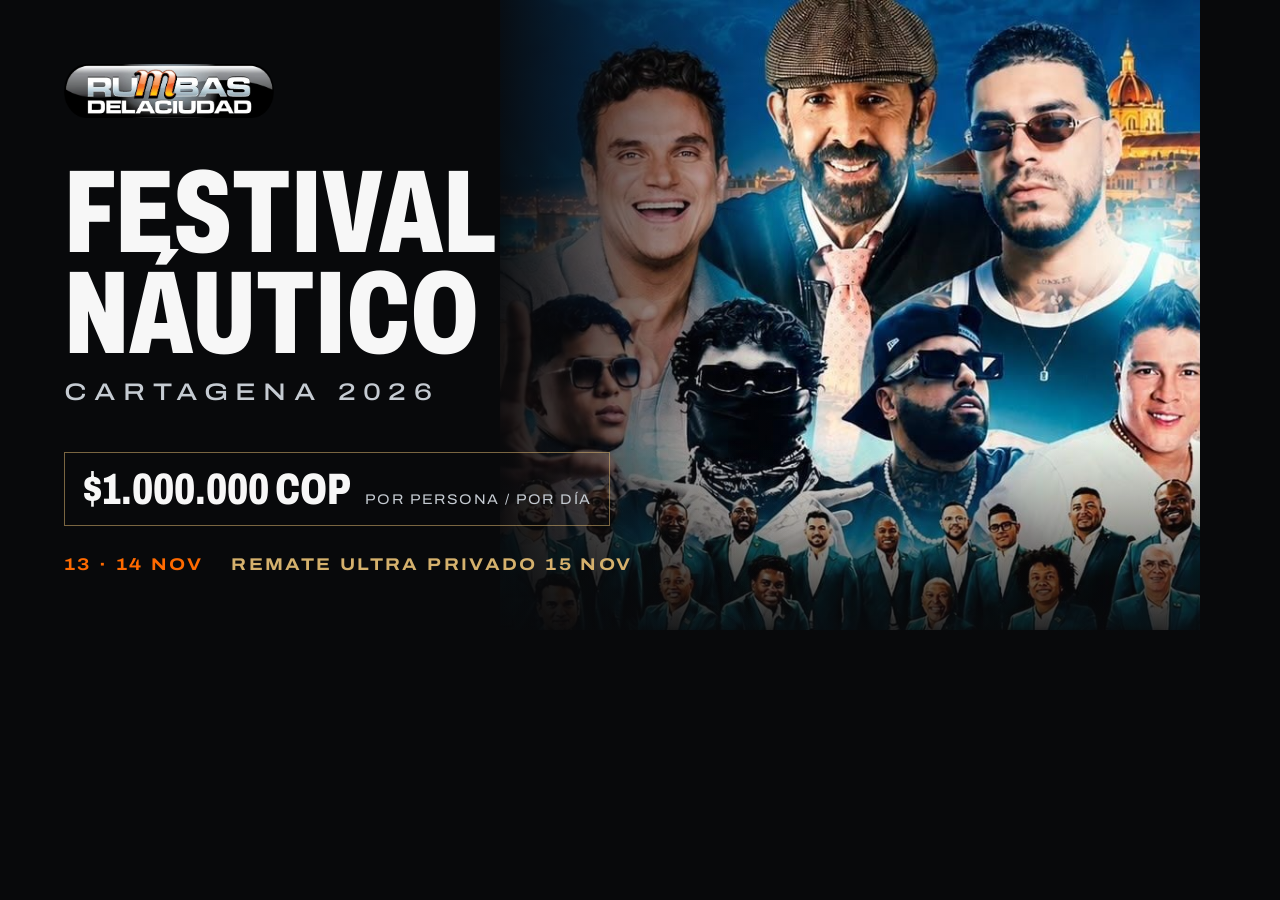
<file: tools/og.html>
<!doctype html>
<!-- Plantilla de la imagen para compartir (1200x630). Se captura con tools/generar-og.mjs. -->
<html lang="es">
<head>
<meta charset="utf-8">
<style>
  @font-face { font-family: "Archivo"; src: url("../assets/fonts/archivo-var.woff2") format("woff2"); font-weight: 100 900; font-stretch: 62% 125%; }
  html, body { margin: 0; width: 1200px; height: 630px; background: #08090B; overflow: hidden; }
  .og { position: relative; width: 1200px; height: 630px; font-family: "Archivo", sans-serif; color: #F7F7F7; }
  .foto { position: absolute; top: 0; right: 0; width: 700px; height: 630px; object-fit: cover; object-position: 50% 20%; }
  .velo { position: absolute; inset: 0; background: linear-gradient(90deg, #08090B 0%, #08090B 40%, rgba(8,9,11,.55) 52%, rgba(8,9,11,0) 66%), linear-gradient(0deg, rgba(8,9,11,.85) 0%, rgba(8,9,11,0) 30%); }
  .txt { position: absolute; left: 64px; top: 64px; width: 620px; }
  .logo { width: 210px; display: block; }
  .t { margin: 44px 0 0; font-weight: 820; font-stretch: 68%; font-size: 118px; line-height: .86; text-transform: uppercase; }
  .c { margin: 14px 0 0; font-weight: 500; font-stretch: 125%; font-size: 24px; letter-spacing: .3em; color: #C5CBD2; }
  .f { position: absolute; left: 64px; bottom: 56px; display: flex; gap: 28px; align-items: baseline; font-stretch: 118%; font-weight: 700; font-size: 17px; letter-spacing: .14em; text-transform: uppercase; }
  .f b { color: #FF6A00; font-weight: 700; }
  .f span { color: #D5B16D; }
  .precio { position: absolute; left: 64px; top: 452px; display: flex; align-items: baseline; gap: 14px; padding: 12px 18px; border: 1px solid rgba(213,177,109,.55); }
  .precio strong { font-weight: 820; font-stretch: 72%; font-size: 44px; }
  .precio small { font-stretch: 112%; font-size: 14px; letter-spacing: .1em; text-transform: uppercase; color: #C5CBD2; }
</style>
</head>
<body>
  <div class="og">
    <img class="foto" src="../assets/img/festival-artistas-900.jpg" alt="">
    <div class="velo"></div>
    <div class="txt">
      <img class="logo" src="../assets/img/logo-rumbas-de-la-ciudad.webp" alt="">
      <p class="t">Festival<br>Náutico</p>
      <p class="c">CARTAGENA 2026</p>
    </div>
    <div class="precio"><strong>$1.000.000 COP</strong><small>por persona / por día</small></div>
    <div class="f"><b>13 · 14 NOV</b><span>Remate Ultra Privado 15 NOV</span></div>
  </div>
</body>
</html>
</file>
<file: assets/css/styles.css>
/* ==========================================================================
   Rumbas de la Ciudad · Festival Náutico Cartagena 2026
   Móvil primero. Paleta del brief; esquinas rectas.
   ========================================================================== */

/* Tipografía: Archivo variable (ejes wght + wdth), un solo archivo. */
@font-face {
  font-family: "Archivo";
  src: url("../fonts/archivo-var.woff2") format("woff2");
  font-weight: 100 900;
  font-stretch: 62% 125%;
  font-style: normal;
  font-display: swap;
}
/* Respaldos con size-adjust medido para que el cambio de fuente no mueva el diseño. */
@font-face { font-family: "Archivo Display Fallback"; src: local("Arial Bold"), local("Arial-BoldMT"), local("Arial"); font-weight: 100 900; size-adjust: 77%; }
@font-face { font-family: "Archivo Fallback"; src: local("Arial"), local("ArialMT"); font-weight: 100 900; size-adjust: 100%; }
@font-face { font-family: "Archivo Wide Fallback"; src: local("Arial Bold"), local("Arial-BoldMT"), local("Arial"); font-weight: 100 900; size-adjust: 128%; }

:root {
  --negro: #08090B;
  --naranja: #FF6A00;
  --dorado: #D5B16D;
  --plata: #C5CBD2;
  --blanco: #F7F7F7;

  --plata-2: #8E949B;               /* plata atenuada sobre negro, contraste 6.5:1 */
  --negro-2: #0D0E11;               /* superficie apenas levantada */
  --linea: rgba(197, 203, 210, .14);
  --linea-2: rgba(197, 203, 210, .3);
  --oro-linea: rgba(213, 177, 109, .45);

  --f: "Archivo", "Archivo Fallback", Arial, sans-serif;
  --f-display: "Archivo", "Archivo Display Fallback", "Arial Narrow", Arial, sans-serif;
  --f-wide: "Archivo", "Archivo Wide Fallback", Arial, sans-serif;

  --bar-h: 3.5rem;
  --gutter: clamp(1rem, 4.2vw, 3.5rem);
  --max: 90rem;
  --ease: cubic-bezier(.2, .8, .2, 1);
  --ease-io: cubic-bezier(.76, 0, .24, 1);
  --intro-delay: 0s;
}
@media (min-width: 900px) { :root { --bar-h: 4.25rem; } }
html.intro { --intro-delay: .25s; }

/* Base ------------------------------------------------------------------- */
*, *::before, *::after { box-sizing: border-box; }
html {
  -webkit-text-size-adjust: 100%;
  text-size-adjust: 100%;
  scrollbar-gutter: stable;
  overflow-anchor: none;
  scroll-padding-top: var(--bar-h);
  background: var(--negro);
}
@media (prefers-reduced-motion: no-preference) { html { scroll-behavior: smooth; } }
body {
  margin: 0;
  min-width: 320px;
  background: var(--negro);
  color: var(--plata);
  font-family: var(--f);
  font-size: 1rem;
  line-height: 1.55;
  font-stretch: 100%;
  -webkit-font-smoothing: antialiased;
  overflow-x: clip;
}
img, svg, picture { display: block; max-width: 100%; }
img { height: auto; }
a { color: inherit; }
button, input, select { font: inherit; color: inherit; }
p, h1, h2, h3, figure, dl, dd { margin: 0; }
::selection { background: var(--naranja); color: var(--negro); }
:focus-visible { outline: 2px solid var(--blanco); outline-offset: 3px; }

.sr { position: absolute !important; width: 1px; height: 1px; overflow: hidden; clip: rect(0 0 0 0); clip-path: inset(50%); white-space: nowrap; }
.skip {
  position: absolute; left: 1rem; top: -4rem; z-index: 200;
  padding: .75rem 1rem; background: var(--blanco); color: var(--negro);
  font-weight: 700; text-decoration: none;
}
.skip:focus { top: 1rem; }

.wrap { width: 100%; max-width: var(--max); margin-inline: auto; padding-inline: var(--gutter); }

/* Rótulos y títulos ------------------------------------------------------- */
.label {
  display: flex; align-items: center; gap: .8rem;
  margin-bottom: 1.1rem;
  font: 600 .68rem/1.2 var(--f-wide); font-stretch: 125%;
  letter-spacing: .22em; text-transform: uppercase; color: var(--plata);
}
.label__n { display: inline-flex; align-items: center; gap: .8rem; color: var(--naranja); font-variant-numeric: tabular-nums; }
.label__n::after { content: ""; width: 1.75rem; height: 1px; background: var(--linea-2); }
.label--gold .label__n { color: var(--dorado); }

.h2, .h3 {
  font-family: var(--f-display); font-stretch: 68%; font-weight: 820;
  text-transform: uppercase; color: var(--blanco); line-height: .9; letter-spacing: -.005em;
}
.h2 { font-size: clamp(2.75rem, 9vw, 5.25rem); }
.h3 { font-size: clamp(2rem, 6vw, 3.25rem); }

/* Máscara de líneas: el relleno superior deja ver las tildes de las mayúsculas. */
.line { display: block; overflow: hidden; padding-top: .2em; margin-top: -.2em; padding-bottom: .05em; margin-bottom: -.05em; }
.line__in { display: block; }

/* Botones ------------------------------------------------------------------ */
.btn {
  position: relative; isolation: isolate; overflow: hidden;
  display: inline-flex; align-items: center; justify-content: center; gap: .85rem;
  min-height: 3.25rem; padding: .85rem 1.5rem;
  background: var(--naranja); color: var(--negro); border: 0; border-radius: 0;
  font: 700 .82rem/1 var(--f-wide); font-stretch: 118%; letter-spacing: .12em; text-transform: uppercase;
  text-decoration: none; cursor: pointer; -webkit-tap-highlight-color: transparent;
  transition: transform .2s var(--ease);
}
.btn::before {
  content: ""; position: absolute; inset: 0; z-index: -1;
  background: var(--blanco); transform: scaleX(0); transform-origin: right;
  transition: transform .5s var(--ease);
}
.btn__ico { width: 1.15rem; height: 1.15rem; flex: none; transition: transform .4s var(--ease); }
.btn__wa { width: 1.25rem; height: 1.25rem; flex: none; }
.btn:active { transform: translateY(1px); }
@media (hover: hover) {
  .btn:hover::before { transform: scaleX(1); transform-origin: left; }
  .btn:hover .btn__ico { transform: translateX(4px); }
}
.btn--xl { min-height: 3.75rem; padding-inline: 1.75rem; font-size: .92rem; }
.btn__txt { white-space: nowrap; }
@media (max-width: 419.98px) { .btn--xl { gap: .6rem; padding-inline: 1rem; font-size: .82rem; letter-spacing: .07em; } }
@media (max-width: 379.98px) { .btn--xl .btn__txt { white-space: normal; text-align: center; } }
.btn--block { width: 100%; }
.btn--bar { min-height: 2.5rem; padding: .55rem 1rem; font-size: .7rem; margin-left: auto; }

.link-cta {
  display: inline-flex; align-items: center; gap: .7rem; min-height: 2.75rem;
  font: 700 .8rem/1 var(--f-wide); font-stretch: 118%; letter-spacing: .14em; text-transform: uppercase;
  color: var(--blanco); text-decoration: none; position: relative;
}
.link-cta svg { width: 1.1rem; height: 1.1rem; color: var(--naranja); transition: transform .4s var(--ease); }
.link-cta::after {
  content: ""; position: absolute; left: 0; right: 1.8rem; bottom: .55rem; height: 1px;
  background: var(--naranja); transform-origin: left; transition: transform .45s var(--ease);
}
@media (hover: hover) {
  .link-cta:hover svg { transform: translateX(5px); }
  .link-cta:hover::after { transform: scaleX(.3); }
}

/* Pantalla de carga --------------------------------------------------------- */
.loader { display: none; }
html.intro .loader {
  display: grid; place-items: center;
  position: fixed; inset: 0; z-index: 100;
  background: var(--negro);
  clip-path: inset(0 0 0 0);
  animation: loader-seguro 0s linear 3.2s forwards;
}
html.intro.is-ready .loader { clip-path: inset(0 0 100% 0); pointer-events: none; transition: clip-path .85s var(--ease-io) .12s; }
html.intro-done .loader { display: none; }
.loader__in { display: grid; justify-items: center; gap: 1.1rem; width: min(17rem, 68vw); transition: opacity .35s, transform .5s var(--ease); }
html.intro.is-ready .loader__in { opacity: 0; transform: translateY(-16px); }
.loader__logo { width: 100%; height: auto; }
.loader__wave { width: 100%; height: 1rem; overflow: visible; }
.loader__wave path { fill: none; stroke-width: 1.2; vector-effect: non-scaling-stroke; }
.loader__wave-base { stroke: var(--linea-2); }
.loader__wave-run { stroke: var(--naranja); stroke-dasharray: 1; stroke-dashoffset: 1; animation: dibujar .95s var(--ease-io) .05s forwards; }
.loader__coord {
  display: flex; gap: 1rem;
  font: 600 .62rem/1 var(--f-wide); font-stretch: 125%; letter-spacing: .24em; text-transform: uppercase;
  color: var(--plata-2);
}
.loader__coord span:last-child { color: var(--dorado); }
@keyframes dibujar { to { stroke-dashoffset: 0; } }
@keyframes loader-seguro { to { visibility: hidden; opacity: 0; pointer-events: none; } }

/* Barra superior ------------------------------------------------------------ */
.bar {
  position: fixed; inset: 0 0 auto; z-index: 50; height: var(--bar-h);
  border-bottom: 1px solid transparent;
  transition: background-color .4s, border-color .4s;
}
.bar.is-scrolled { background: rgba(8, 9, 11, .94); border-bottom-color: var(--linea); }
.bar__in { height: 100%; max-width: var(--max); margin-inline: auto; padding-inline: var(--gutter); display: flex; align-items: center; gap: 1.25rem; }
.bar__logo { display: block; flex: none; }
.bar__logo img { height: 1.9rem; width: auto; }
.bar__cov, .bar__nav { display: none; }
.bar__progress { position: absolute; left: 0; right: 0; bottom: -1px; height: 2px; pointer-events: none; }
.bar__progress span { display: block; height: 100%; background: var(--naranja); transform-origin: left; transform: scaleX(var(--p, 0)); }
@media (min-width: 900px) {
  .bar__logo img { height: 2.25rem; }
  .bar__cov {
    display: block; padding-left: 1.25rem; border-left: 1px solid var(--linea-2);
    font: 600 .66rem/1 var(--f-wide); font-stretch: 125%; letter-spacing: .2em; text-transform: uppercase; color: var(--plata);
  }
  .bar__nav { display: flex; gap: 2rem; margin-left: auto; }
  .bar__nav a {
    position: relative; display: inline-flex; align-items: baseline; gap: .55rem; padding-block: .6rem;
    font: 600 .7rem/1 var(--f-wide); font-stretch: 118%; letter-spacing: .14em; text-transform: uppercase;
    color: var(--plata); text-decoration: none; transition: color .3s;
  }
  .bar__nav a::after {
    content: ""; position: absolute; left: 0; right: 0; bottom: 0; height: 1px;
    background: var(--naranja); transform: scaleX(0); transform-origin: left; transition: transform .45s var(--ease);
  }
  .bar__nav a:hover, .bar__nav a.is-active { color: var(--blanco); }
  .bar__nav a.is-active::after { transform: scaleX(1); }
  .bar__wp { color: var(--dorado); font-variant-numeric: tabular-nums; }
  .btn--bar { margin-left: .5rem; }
}

/* Portada · Festival Náutico ---------------------------------------------- */
.hero { position: relative; padding-bottom: 1rem; }
.hero__media { position: relative; height: clamp(15rem, 40svh, 26rem); overflow: hidden; background: var(--negro); }
.hero__img { position: absolute; inset: -6% 0; will-change: transform; }
.hero__img picture, .hero__img img { width: 100%; height: 100%; }
.hero__img img { object-fit: cover; object-position: 47% 16%; }
.hero__media::after {
  content: ""; position: absolute; inset: 0; pointer-events: none;
  background: linear-gradient(180deg, rgba(8, 9, 11, .62) 0%, rgba(8, 9, 11, 0) 24%, rgba(8, 9, 11, 0) 52%, rgba(8, 9, 11, .82) 84%, var(--negro) 100%);
}
.hero__chart { position: absolute; inset: calc(var(--bar-h) + .6rem) var(--gutter) 3.75rem; z-index: 1; pointer-events: none; }
.mark { position: absolute; width: .9rem; height: .9rem; border-color: rgba(197, 203, 210, .55); border-style: solid; border-width: 0; }
.mark--tl { left: 0; top: 0; border-left-width: 1px; border-top-width: 1px; }
.mark--tr { right: 0; top: 0; border-right-width: 1px; border-top-width: 1px; }
.mark--bl { left: 0; bottom: 0; border-left-width: 1px; border-bottom-width: 1px; }
.mark--br { right: 0; bottom: 0; border-right-width: 1px; border-bottom-width: 1px; }
.hero__coord {
  position: absolute; left: 1.3rem; top: 1rem;
  font: 600 .6rem/1.5 var(--f-wide); font-stretch: 125%; letter-spacing: .2em; color: var(--plata);
  font-variant-numeric: tabular-nums;
}
.hero__fig { display: none; }

.hero__body { position: relative; z-index: 2; margin-top: -3.5rem; padding-inline: var(--gutter); }
.kicker {
  display: flex; align-items: center; flex-wrap: wrap; gap: .45rem .7rem; margin-bottom: .85rem;
  font: 600 .64rem/1.2 var(--f-wide); font-stretch: 125%; letter-spacing: .2em; text-transform: uppercase; color: var(--plata);
}
.kicker span:first-child { color: var(--blanco); }
.kicker__sep { width: 1.4rem; height: 1px; background: var(--naranja); }
.hero__title {
  font-family: var(--f-display); font-stretch: 68%; font-weight: 820;
  font-size: min(19.5vw, 10.5svh, 11.5rem); line-height: .86; letter-spacing: -.01em;
  text-transform: uppercase; color: var(--blanco);
}
.hero__city {
  display: block; margin-top: .55rem;
  font-family: var(--f-wide); font-stretch: 125%; font-weight: 500;
  font-size: clamp(.95rem, 4.4vw, 1.9rem); line-height: 1; letter-spacing: .3em; color: var(--plata);
}
.hero__meta {
  margin-top: .9rem;
  font: 600 .7rem/1.45 var(--f-wide); font-stretch: 112%; letter-spacing: .12em; text-transform: uppercase; color: var(--plata);
}
.hero__meta span { color: var(--naranja); margin-inline: .35rem; }

/* Pase: elección de día + precio */
.pass {
  position: relative; display: grid; grid-template-columns: auto 1fr; margin-top: 1rem;
  border: 1px solid var(--oro-linea); background: rgba(8, 9, 11, .78);
}
.pass::before { /* destello único sobre el borde dorado */
  content: ""; position: absolute; inset: -1px; pointer-events: none;
  background: linear-gradient(105deg, transparent 40%, rgba(213, 177, 109, .5) 50%, transparent 60%) no-repeat;
  background-size: 250% 100%; background-position: 120% 0;
  -webkit-mask: linear-gradient(#000 0 0) content-box, linear-gradient(#000 0 0); -webkit-mask-composite: xor;
  mask: linear-gradient(#000 0 0) content-box exclude, linear-gradient(#000 0 0);
  padding: 1px;
}
.pass__days { display: grid; grid-template-columns: repeat(2, 4.25rem); grid-template-rows: auto 1fr; border-right: 1px dashed var(--oro-linea); }
.pass__lbl {
  grid-column: 1 / -1; padding: .6rem .75rem 0;
  font: 600 .62rem/1 var(--f-wide); font-stretch: 125%; letter-spacing: .18em; text-transform: uppercase; color: var(--dorado);
}
.day {
  position: relative; display: flex; flex-direction: column; align-items: center; justify-content: center; gap: .15rem;
  min-height: 3.75rem; padding: .3rem 0 .55rem; background: transparent; border: 0; cursor: pointer;
  color: var(--plata); -webkit-tap-highlight-color: transparent; transition: color .3s, background-color .3s;
}
.day__w, .day__m { font: 600 .6rem/1 var(--f-wide); font-stretch: 118%; letter-spacing: .14em; text-transform: uppercase; }
.day__n { font: 820 1.75rem/1 var(--f-display); font-stretch: 68%; color: var(--blanco); transition: color .3s; }
.day::after {
  content: ""; position: absolute; left: .55rem; right: .55rem; bottom: 0; height: 2px;
  background: var(--naranja); transform: scaleX(0); transition: transform .4s var(--ease);
}
.day[aria-pressed="true"] { color: var(--blanco); background: rgba(255, 106, 0, .1); }
.day[aria-pressed="true"] .day__n { color: var(--naranja); }
.day[aria-pressed="true"]::after { transform: scaleX(1); }
.day:focus-visible { outline-offset: -3px; }
@media (hover: hover) {
  .day:hover { color: var(--blanco); }
  .day:hover:not([aria-pressed="true"])::after { transform: scaleX(.35); }
}
.pass__price { display: flex; flex-direction: column; justify-content: center; padding: .6rem .9rem .7rem; min-width: 0; }
.pass__price .pass__lbl { padding: 0; }
.pass__amount {
  margin: .3rem 0 .25rem;
  font: 820 2.25rem/1 var(--f-display); font-stretch: 72%; color: var(--blanco); font-variant-numeric: tabular-nums;
}
.pass__cur { font-size: .6em; vertical-align: .5em; margin-right: .08em; color: var(--dorado); }
.pass__unit { font: 500 .62rem/1.35 var(--f-wide); font-stretch: 110%; letter-spacing: .08em; text-transform: uppercase; color: var(--plata); }

.hero__cta { margin-top: 1rem; }
.hero__cta .btn { width: 100%; }
.wa-note { display: flex; align-items: center; gap: .55rem; margin-top: .75rem; font-size: .8rem; line-height: 1.3; color: var(--plata); }
.wa-note__ico { width: 1rem; height: 1rem; flex: none; color: var(--naranja); }
.wa-note [data-day-note] { color: var(--blanco); }

.hero__ruler { position: relative; height: 2.75rem; margin: 2.5rem var(--gutter) 0; border-top: 1px solid var(--linea); }
.hero__ruler-ticks {
  position: absolute; left: 0; right: 0; top: 0; height: .45rem;
  background: repeating-linear-gradient(90deg, var(--linea-2) 0 1px, transparent 1px 10px);
}
.wp {
  position: absolute; top: 1rem;
  font: 600 .6rem/1 var(--f-wide); font-stretch: 125%; letter-spacing: .18em; text-transform: uppercase; color: var(--plata-2); white-space: nowrap;
}
.wp::before { content: ""; position: absolute; top: -1rem; width: 1px; height: .8rem; background: var(--naranja); }
.wp--a { left: 0; } .wp--a::before { left: 0; }
.wp--b { left: 50%; transform: translateX(-50%); } .wp--b::before { left: 50%; }
.wp--c { right: 0; color: var(--dorado); } .wp--c::before { right: 0; background: var(--dorado); }

/* En el teléfono la marca ya está en la barra y las coordenadas taparían un rostro. */
@media (max-width: 599.98px) {
  .kicker span:first-child, .kicker__sep, .hero__coord { display: none; }
}
@media (min-width: 600px) {
  .hero__cta { display: flex; flex-wrap: wrap; align-items: center; gap: 1rem 1.5rem; }
  .hero__cta .btn { width: auto; }
  .wa-note { margin-top: 0; }
  .pass { display: inline-grid; }
  .pass__days { grid-template-columns: repeat(2, 5rem); }
  .pass__price { padding-inline: 1.25rem 1.5rem; }
}

@media (min-width: 1024px) {
  .hero { min-height: max(44rem, calc(100svh - 2.5rem)); display: flex; flex-direction: column; padding-bottom: 0; }
  .hero__media { position: absolute; top: 0; right: 0; bottom: 5.5rem; width: min(60vw, 62rem); height: auto; }
  .hero__img img { object-position: 50% 22%; }
  .hero__media::after {
    background:
      linear-gradient(90deg, var(--negro) 0%, rgba(8, 9, 11, .55) 9%, rgba(8, 9, 11, 0) 24%),
      linear-gradient(180deg, rgba(8, 9, 11, .7) 0%, rgba(8, 9, 11, 0) 20%, rgba(8, 9, 11, 0) 68%, var(--negro) 100%);
  }
  .hero__chart { inset: calc(var(--bar-h) + 1.5rem) var(--gutter) 1.5rem 14%; }
  .hero__coord { left: 1.5rem; top: 1.2rem; font-size: .64rem; }
  .hero__fig {
    display: block; position: absolute; right: 1.5rem; bottom: 1.1rem;
    font: 600 .6rem/1 var(--f-wide); font-stretch: 125%; letter-spacing: .2em; text-transform: uppercase; color: var(--plata);
  }
  .hero__body {
    flex: 1; width: 100%; max-width: var(--max); margin: 0 auto;
    padding: calc(var(--bar-h) + clamp(2.5rem, 9svh, 6.5rem)) var(--gutter) 0;
  }
  .kicker { font-size: .68rem; margin-bottom: 1.25rem; }
  .hero__title { font-size: clamp(6rem, 10.2vw, 11.5rem); }
  .hero__city { margin-top: .8rem; }
  .hero__meta { margin-top: 1.4rem; font-size: .76rem; }
  .pass { margin-top: 1.5rem; }
  .pass__amount { font-size: 2.75rem; }
  .hero__cta { margin-top: 1.5rem; }
  .hero__ruler { width: calc(100% - 2 * var(--gutter)); max-width: calc(var(--max) - 2 * var(--gutter)); margin: 2.25rem auto 0; }
}

/* Entrada de la portada */
@media (prefers-reduced-motion: no-preference) {
  html.js:not(.is-ready) .hero .line__in { transform: translateY(112%); }
  html.js:not(.is-ready) .hero .h-in { opacity: 0; }
  html.is-ready .hero .line__in { animation: subir 1.1s var(--ease) both; animation-delay: calc(var(--intro-delay) + .05s); }
  html.is-ready .hero .line:nth-child(2) .line__in { animation-delay: calc(var(--intro-delay) + .14s); }
  html.is-ready .hero .h-in { animation: aparecer .9s var(--ease) both; animation-delay: calc(var(--intro-delay) + .12s + var(--i, 0) * .07s); }
  html.is-ready .hero__img picture { animation: asentar 1.8s var(--ease) both; animation-delay: var(--intro-delay); }
  html.is-ready .pass::before { animation: destello 1.6s var(--ease) both; animation-delay: calc(var(--intro-delay) + 1s); }
  html.is-ready .hero__ruler-ticks { animation: regla 1.4s var(--ease-io) both; animation-delay: calc(var(--intro-delay) + .5s); transform-origin: left; }
}
html.show-all .hero .h-in, html.show-all .hero .line__in { opacity: 1; transform: none; }
@keyframes subir { from { transform: translateY(112%); } to { transform: none; } }
@keyframes aparecer { from { opacity: 0; transform: translateY(16px); } to { opacity: 1; transform: none; } }
@keyframes asentar { from { transform: scale(1.1); } to { transform: none; } }
@keyframes destello { from { background-position: 120% 0; } to { background-position: -20% 0; } }
@keyframes regla { from { transform: scaleX(0); } to { transform: scaleX(1); } }

/* Fechas y artistas --------------------------------------------------------- */
.lineup { position: relative; padding-block: clamp(4.5rem, 11vw, 9rem) clamp(4rem, 9vw, 7.5rem); }
.lineup__grid { display: grid; gap: 2rem; }
.tabs { display: grid; grid-template-columns: 1fr 1fr; margin-top: 1.75rem; border-block: 1px solid var(--linea); }
.tab {
  position: relative; display: grid; grid-template-columns: auto 1fr; grid-template-rows: auto auto; column-gap: .7rem;
  padding: 1rem .25rem 1rem 0; background: none; border: 0; text-align: left; cursor: pointer;
  color: var(--plata-2); -webkit-tap-highlight-color: transparent; transition: color .3s;
}
.tab + .tab { padding-left: 1rem; border-left: 1px solid var(--linea); }
.tab__n { grid-row: 1 / 3; align-self: center; font: 820 3.5rem/.8 var(--f-display); font-stretch: 68%; padding-top: .08em; transition: color .3s; }
.tab__w { align-self: end; font: 700 .8rem/1 var(--f-wide); font-stretch: 115%; letter-spacing: .14em; text-transform: uppercase; }
.tab__m { align-self: start; margin-top: .4rem; font: 500 .62rem/1 var(--f-wide); font-stretch: 115%; letter-spacing: .18em; text-transform: uppercase; }
.tab::after {
  content: ""; position: absolute; left: 0; right: 0; bottom: -1px; height: 2px;
  background: var(--naranja); transform: scaleX(0); transform-origin: left; transition: transform .55s var(--ease);
}
.tab + .tab::after { left: 1rem; }
.tab[aria-selected="true"] { color: var(--blanco); }
.tab[aria-selected="true"] .tab__n { color: var(--naranja); }
.tab[aria-selected="true"]::after { transform: scaleX(1); }
@media (hover: hover) { .tab:hover { color: var(--blanco); } }
.tab:focus-visible { outline-offset: -2px; }
html.no-js .tabs { display: none; }

.panel + .panel { margin-top: 3rem; }
html.js .panel + .panel { margin-top: 0; }
.panel[hidden] { display: none; }
.panel:focus-visible { outline-offset: 8px; }
.panel__day {
  margin-bottom: 1.1rem;
  font: 600 .66rem/1 var(--f-wide); font-stretch: 125%; letter-spacing: .2em; text-transform: uppercase; color: var(--dorado);
}
.artists {
  list-style: none; margin: 0; padding: 0;
  display: flex; flex-wrap: wrap; align-items: baseline; column-gap: .5em; row-gap: .12em;
  font: 780 clamp(1.6rem, 6.4vw, 3.4rem)/1.06 var(--f-display); font-stretch: 68%;
  text-transform: uppercase; color: var(--blanco);
}
.artists li { display: inline-flex; align-items: baseline; gap: .5em; }
.artists li:not(.artists__lead):not(:last-child)::after { content: "/"; font-weight: 300; color: var(--dorado); }
.artists__lead { flex-basis: 100%; margin-bottom: .12em; font-size: 1.65em; line-height: .92; }
.panel.is-switching li { animation: nombre .55s var(--ease) both; animation-delay: calc(var(--n, 0) * 40ms); }
@keyframes nombre { from { opacity: 0; transform: translateY(.4em); } to { opacity: 1; transform: none; } }

.panel__foot {
  display: flex; flex-direction: column; align-items: flex-start; gap: 1rem;
  margin-top: 2rem; padding-top: 1.25rem; border-top: 1px solid var(--linea);
}
.panel__price { font-size: .9rem; color: var(--plata); }
.panel__price strong { color: var(--blanco); font-weight: 700; }

@media (min-width: 600px) {
  .panel__foot { flex-direction: row; align-items: center; justify-content: space-between; }
}
@media (min-width: 1024px) {
  .lineup__grid { grid-template-columns: minmax(17rem, 25rem) minmax(0, 1fr); column-gap: clamp(3rem, 7vw, 8rem); align-items: start; }
  .tabs { grid-template-columns: 1fr; border-bottom: 0; margin-top: 2.5rem; }
  .tab { padding: 1.4rem 0; border-bottom: 1px solid var(--linea); column-gap: 1.25rem; }
  .tab + .tab { padding-left: 0; border-left: 0; }
  .tab + .tab::after { left: 0; }
  .tab__n { font-size: 6rem; }
  .tab__w { font-size: .9rem; }
  .panels { padding-top: .25rem; }
  .artists { font-size: clamp(2.3rem, 3.7vw, 3.6rem); }
  .artists__lead { font-size: 1.85em; }
}

/* Qué incluye ---------------------------------------------------------------- */
.aboard { position: relative; padding-block: clamp(4rem, 9vw, 8rem); border-top: 1px solid var(--linea); }
.aboard__grid { display: grid; gap: 2.5rem; }
.frame { position: relative; margin: 0; overflow: hidden; }
.frame__img { position: absolute; inset: -5% 0; will-change: transform; }
.frame__img picture, .frame__img img { width: 100%; height: 100%; }
.frame__img img { object-fit: cover; }
.frame--main { aspect-ratio: 720 / 379; margin-inline: calc(var(--gutter) * -1); }
.frame--main::after { content: ""; position: absolute; inset: 0; background: linear-gradient(180deg, rgba(8, 9, 11, 0) 55%, rgba(8, 9, 11, .7) 100%); pointer-events: none; }
.frame__cap {
  position: absolute; left: var(--gutter); right: var(--gutter); bottom: .85rem; z-index: 1;
  display: flex; justify-content: space-between; gap: 1rem;
  font: 600 .6rem/1 var(--f-wide); font-stretch: 125%; letter-spacing: .2em; text-transform: uppercase; color: var(--blanco);
}
.frame--second {
  position: relative; z-index: 2; width: 64%; margin: -2.25rem 0 0 auto;
  border: 1px solid var(--linea-2); box-shadow: 0 0 0 .4rem var(--negro);
}
.frame--second img { width: 100%; height: auto; }

.aboard__title {
  font-family: var(--f-display); font-stretch: 68%; font-weight: 820;
  font-size: clamp(2.3rem, 8.4vw, 4.6rem); line-height: .92; text-transform: uppercase; color: var(--blanco);
}
.aboard__lead { margin-top: .9rem; max-width: 28ch; font-size: clamp(1.05rem, 3.6vw, 1.5rem); line-height: 1.4; color: var(--plata); }
.manifest { list-style: none; margin: 0; padding: 0; display: grid; grid-template-columns: 1fr 1fr; border-top: 1px solid var(--oro-linea); }
.manifest li {
  display: flex; align-items: center; gap: .75rem; min-height: 3.75rem; padding: .7rem .4rem .7rem 0;
  border-bottom: 1px solid var(--linea); font-size: .88rem; line-height: 1.25; color: var(--blanco);
}
.manifest li:nth-child(odd) { padding-right: .75rem; border-right: 1px solid var(--linea); }
.manifest li:nth-child(even) { padding-left: .85rem; }
.manifest svg { width: 1.65rem; height: 1.65rem; flex: none; color: var(--dorado); }
.aboard__cta { display: flex; flex-wrap: wrap; align-items: center; justify-content: space-between; gap: .5rem 1.5rem; margin-top: 1.75rem; }
.aboard__price { font-size: .9rem; color: var(--plata); }
.aboard__price strong { color: var(--blanco); }

@media (min-width: 1024px) {
  .aboard__grid { grid-template-columns: minmax(0, 1.05fr) minmax(0, 1fr); grid-template-areas: "head head" "media body"; column-gap: clamp(3rem, 6vw, 7rem); row-gap: 3.5rem; align-items: start; }
  .aboard__head { grid-area: head; display: grid; grid-template-columns: minmax(0, 1.05fr) minmax(0, 1fr); column-gap: clamp(3rem, 6vw, 7rem); align-items: end; }
  .aboard__head .label { grid-column: 1 / -1; }
  .aboard__title { font-size: clamp(3.4rem, 5.6vw, 5.4rem); }
  .aboard__lead { margin: 0; padding-bottom: .35rem; }
  .aboard__media { grid-area: media; }
  .aboard__body { grid-area: body; }
  .frame--main { margin-inline: 0; }
  .frame__cap { left: 1.25rem; right: 1.25rem; bottom: 1.1rem; }
  .frame--second { width: 58%; margin-top: -4.5rem; margin-right: -1.5rem; }
  .manifest li { font-size: .95rem; min-height: 4rem; }
  .manifest svg { width: 1.8rem; height: 1.8rem; }
}

/* Ruta 13 → 14 → 15 ------------------------------------------------------------ */
.route { position: relative; height: 5rem; }
.route__line { position: absolute; left: var(--gutter); top: 50%; width: calc(100% - 2 * var(--gutter)); height: 2px; margin-top: -1px; overflow: visible; }
.route__line path { fill: none; stroke: var(--linea-2); stroke-width: 1; vector-effect: non-scaling-stroke; stroke-dasharray: 1; stroke-dashoffset: 0; }
.route__wp {
  position: absolute; top: 50%; left: calc(var(--gutter) + (100% - 2 * var(--gutter)) * var(--x));
  display: grid; place-items: center; width: 2.5rem; height: 2.5rem; transform: translate(-50%, -50%);
  border: 1px solid var(--linea-2); border-radius: 50%; background: var(--negro);
  font: 800 .95rem/1 var(--f-display); font-stretch: 72%; color: var(--plata);
}
.route__wp:first-of-type { transform: translate(0, -50%); }
.route__wp:last-of-type { transform: translate(-100%, -50%); }
.route__wp--gold { border-color: var(--oro-linea); color: var(--dorado); }

/* Remate Ultra Privado ------------------------------------------------------- */
.remate { position: relative; padding-block: clamp(2.5rem, 6vw, 5rem) clamp(4rem, 9vw, 8rem); }
.remate__grid { display: grid; gap: 2.5rem; }
.remate__art { position: relative; margin: 0 calc(var(--gutter) * -1); aspect-ratio: 720 / 648; overflow: hidden; }
.remate__art .frame__img { inset: 0; }
.remate__art .mark { z-index: 1; border-color: var(--oro-linea); }
.remate__art .mark--tl { left: var(--gutter); top: 1rem; }
.remate__art .mark--br { right: var(--gutter); bottom: 1rem; }
.remate__body { position: relative; }
.sunset { position: absolute; right: 0; top: -.75rem; width: 7.5rem; height: 3.75rem; overflow: visible; pointer-events: none; }
.sunset path { fill: none; stroke-width: 1; vector-effect: non-scaling-stroke; }
.sunset__sun { stroke: var(--dorado); }
.sunset__sea { stroke: var(--oro-linea); }
.remate__title {
  font-family: var(--f-display); font-stretch: 68%; font-weight: 820;
  font-size: clamp(3.4rem, 15vw, 7.75rem); line-height: .86; letter-spacing: -.01em; text-transform: uppercase; color: var(--blanco);
}
.remate__title span { display: block; color: var(--dorado); }
.remate__city {
  margin-top: .9rem;
  font: 500 clamp(.85rem, 3.4vw, 1.2rem)/1 var(--f-wide); font-stretch: 125%; letter-spacing: .32em; text-transform: uppercase; color: var(--plata);
}
.facts { margin-top: 2rem; border-top: 1px solid var(--oro-linea); }
.facts div { display: grid; grid-template-columns: 5rem 1fr; gap: 1rem; padding: .95rem 0; border-bottom: 1px solid var(--linea); }
.facts dt { padding-top: .3rem; font: 600 .62rem/1.2 var(--f-wide); font-stretch: 125%; letter-spacing: .2em; text-transform: uppercase; color: var(--dorado); }
.facts dd { font-size: 1.05rem; font-weight: 600; line-height: 1.35; color: var(--blanco); }
.vibe {
  list-style: none; margin: 1.5rem 0 0; padding: 0; display: flex; flex-wrap: wrap; gap: .65rem 1.4rem;
  font: 600 .7rem/1.2 var(--f-wide); font-stretch: 112%; letter-spacing: .14em; text-transform: uppercase; color: var(--plata);
}
.vibe li { display: inline-flex; align-items: center; gap: .6rem; }
.vibe li::before { content: ""; width: .42rem; height: .42rem; border: 1px solid var(--dorado); transform: rotate(45deg); }
.cast {
  margin-top: 1.75rem; padding-top: 1.25rem; border-top: 1px solid var(--linea);
  font: 760 1.2rem/1.35 var(--f-display); font-stretch: 78%; letter-spacing: .02em; text-transform: uppercase; color: var(--blanco);
}
.cast span[aria-hidden] { color: var(--dorado); margin-inline: .25rem; }
.cast__lbl {
  display: block; margin-bottom: .55rem;
  font: 600 .62rem/1 var(--f-wide); font-stretch: 125%; letter-spacing: .2em; color: var(--plata-2);
}

@media (min-width: 1024px) {
  .remate__grid { grid-template-columns: minmax(0, .95fr) minmax(0, 1fr); column-gap: clamp(3rem, 6vw, 7rem); align-items: center; }
  .remate__art { margin: 0; }
  .remate__art .mark--tl { left: 1rem; }
  .remate__art .mark--br { right: 1rem; }
  .sunset { width: 11rem; height: 5.5rem; top: -2.5rem; }
}

/* Zonas y precios */
.zones { display: grid; gap: 2rem; margin-top: clamp(3rem, 8vw, 6.5rem); }
.zones__photo { position: relative; margin: 0 calc(var(--gutter) * -1); aspect-ratio: 720 / 277; overflow: hidden; }
.zones__photo .frame__img { inset: -6% 0; }
.zones__more { display: none; }
.zones__head { display: flex; flex-wrap: wrap; align-items: baseline; justify-content: space-between; gap: .6rem 2rem; padding-bottom: 1.1rem; border-bottom: 1px solid var(--oro-linea); }
.zones__hint { font-size: .82rem; color: var(--plata-2); }
.zone-list { list-style: none; margin: 0; padding: 0; }
.zone {
  position: relative; display: grid; grid-template-columns: 1.75rem minmax(0, 1fr) auto;
  grid-template-areas: "n name go" "n price go"; column-gap: .85rem; row-gap: .35rem; align-items: center;
  padding: 1.05rem 0; border-bottom: 1px solid var(--linea); text-decoration: none; color: inherit;
  -webkit-tap-highlight-color: transparent; transition: background-color .3s;
}
.zone::before {
  content: ""; position: absolute; left: 0; top: -1px; bottom: -1px; width: 2px;
  background: var(--naranja); transform: scaleY(0); transition: transform .4s var(--ease);
}
.zone__n { grid-area: n; align-self: start; padding-top: .3rem; font: 600 .66rem/1 var(--f-wide); font-stretch: 112%; letter-spacing: .1em; color: var(--plata-2); font-variant-numeric: tabular-nums; }
.zone__name { grid-area: name; font: 760 1.3rem/1.02 var(--f-display); font-stretch: 74%; letter-spacing: .01em; text-transform: uppercase; color: var(--blanco); }
.zone__price { grid-area: price; font: 820 1.65rem/1 var(--f-display); font-stretch: 72%; color: var(--blanco); font-variant-numeric: tabular-nums; white-space: nowrap; }
.zone__cur { font-size: .62em; vertical-align: .42em; margin-right: .06em; color: var(--dorado); }
.zone__unit { margin-left: .35rem; font: 600 .6rem/1 var(--f-wide); font-stretch: 112%; letter-spacing: .14em; text-transform: uppercase; vertical-align: .35em; color: var(--plata); }
.zone__go {
  grid-area: go; display: inline-flex; align-items: center; gap: .5rem; min-height: 2.75rem; padding: 0 .85rem;
  border: 1px solid var(--linea-2);
  font: 700 .64rem/1 var(--f-wide); font-stretch: 118%; letter-spacing: .14em; text-transform: uppercase; color: var(--blanco);
  transition: background-color .3s, border-color .3s, color .3s;
}
.zone__go svg { width: 1rem; height: 1rem; transition: transform .4s var(--ease); }
.zone:focus-visible { outline-offset: -2px; }
@media (hover: hover) {
  .zone:hover { background: rgba(197, 203, 210, .035); }
  .zone:hover::before { transform: scaleY(1); }
  .zone:hover .zone__go { background: var(--naranja); border-color: var(--naranja); color: var(--negro); }
  .zone:hover .zone__go svg { transform: translateX(3px); }
}
.zone:active .zone__go { background: var(--naranja); border-color: var(--naranja); color: var(--negro); }
.zone--feature { padding-block: 1.4rem; border-bottom-color: var(--oro-linea); }
.zone--feature .zone__name { font-size: 1.65rem; color: var(--dorado); }
.zone--feature .zone__price { font-size: 2.35rem; }
.zone--feature .zone__go { background: var(--naranja); border-color: var(--naranja); color: var(--negro); }
@media (hover: hover) { .zone--feature:hover .zone__go { background: var(--blanco); border-color: var(--blanco); } }

@media (min-width: 700px) {
  .zone { grid-template-columns: 2.5rem minmax(0, 1fr) auto auto; grid-template-areas: "n name price go"; column-gap: 1.5rem; padding-block: 1.25rem; padding-left: .25rem; }
  .zone__n { align-self: center; padding-top: 0; }
  .zone__name { font-size: 1.6rem; }
  .zone__price { justify-self: end; font-size: 1.9rem; }
  .zone--feature { padding-block: 1.75rem; }
  .zone--feature .zone__name { font-size: 2.2rem; }
  .zone--feature .zone__price { font-size: 2.9rem; }
  .zone__go { padding-inline: 1.1rem; }
}
@media (min-width: 1024px) {
  .zones { grid-template-columns: minmax(0, .75fr) minmax(0, 1.25fr); column-gap: clamp(3rem, 6vw, 7rem); align-items: start; }
  .zones__aside { position: sticky; top: calc(var(--bar-h) + 2rem); }
  .zones__photo { margin: 0; }
  .zones__more { display: block; margin-top: 1.5rem; padding-top: 1.25rem; border-top: 1px solid var(--linea); }
  .zones__note { margin-bottom: .75rem; max-width: 34ch; font-size: .88rem; line-height: 1.5; color: var(--plata); }
}

/* Cierre · reserva ----------------------------------------------------------- */
.close { position: relative; padding-top: clamp(5rem, 12vw, 10rem); border-top: 1px solid var(--linea); overflow: hidden; }
.close::before { /* retícula de carta náutica */
  content: ""; position: absolute; inset: 0; pointer-events: none;
  background-image: linear-gradient(var(--linea) 1px, transparent 1px), linear-gradient(90deg, var(--linea) 1px, transparent 1px);
  background-size: 5.5rem 5.5rem; background-position: -1px -1px;
  -webkit-mask-image: radial-gradient(ellipse 70% 60% at 30% 35%, #000 0%, transparent 75%);
  mask-image: radial-gradient(ellipse 70% 60% at 30% 35%, #000 0%, transparent 75%);
  opacity: .55;
}
.close__grid { position: relative; display: grid; gap: 3rem; }
.close__grid > * { min-width: 0; }
.close__title {
  font-family: var(--f-display); font-stretch: 68%; font-weight: 820;
  font-size: clamp(3.1rem, 15vw, 9.25rem); line-height: .86; letter-spacing: -.01em; text-transform: uppercase; color: var(--blanco);
}
.close__title .line__in { white-space: nowrap; }
.close__title .line:last-child .line__in { color: var(--naranja); }
.close__sub {
  margin-top: 1.5rem;
  font: 600 .78rem/1.5 var(--f-wide); font-stretch: 115%; letter-spacing: .16em; text-transform: uppercase; color: var(--plata);
}

.composer { position: relative; padding: 1.5rem 1.25rem 1.35rem; border: 1px solid var(--linea-2); background: var(--negro-2); }
.composer::before { content: ""; position: absolute; left: -1px; top: -1px; width: 2.5rem; height: 2px; background: var(--naranja); }
.composer__title { margin-bottom: 1.4rem; font: 780 1.6rem/1 var(--f-display); font-stretch: 72%; text-transform: uppercase; color: var(--blanco); }
.composer__lbl {
  display: block; margin-bottom: .6rem; padding: 0;
  font: 600 .64rem/1 var(--f-wide); font-stretch: 125%; letter-spacing: .2em; text-transform: uppercase; color: var(--dorado);
}
.seg { margin: 0 0 1.35rem; padding: 0; border: 0; min-width: 0; }
.seg__opts { display: grid; grid-template-columns: repeat(3, minmax(0, 1fr)); }
.seg__opt { position: relative; display: block; cursor: pointer; }
.seg__opt + .seg__opt { margin-left: -1px; }
.seg__opt input { position: absolute; inset: 0; width: 100%; height: 100%; margin: 0; opacity: 0; cursor: pointer; }
.seg__opt span {
  display: flex; flex-direction: column; justify-content: center; gap: .25rem; min-height: 3.75rem; padding: .55rem .7rem;
  border: 1px solid var(--linea-2);
  font: 600 .64rem/1.15 var(--f-wide); font-stretch: 112%; letter-spacing: .12em; text-transform: uppercase; color: var(--plata);
  transition: color .25s, background-color .25s, border-color .25s;
}
.seg__opt b { font: 800 1.05rem/1 var(--f-display); font-stretch: 72%; letter-spacing: .02em; color: var(--blanco); transition: color .25s; }
.seg__opt input:checked + span { position: relative; z-index: 1; background: var(--naranja); border-color: var(--naranja); color: var(--negro); }
.seg__opt input:checked + span b { color: var(--negro); }
.seg__opt input:focus-visible + span { outline: 2px solid var(--blanco); outline-offset: 2px; z-index: 2; }
@media (hover: hover) { .seg__opt:hover input:not(:checked) + span { color: var(--blanco); border-color: var(--plata-2); } }

.composer__zone { margin-bottom: 1.35rem; }
.composer__zone:not([hidden]) { animation: aparecer .45s var(--ease) both; }
.select { position: relative; }
.select::after {
  content: ""; position: absolute; right: 1.1rem; top: 50%; width: .5rem; height: .5rem; margin-top: -.35rem;
  border-right: 1px solid var(--plata); border-bottom: 1px solid var(--plata); transform: rotate(45deg); pointer-events: none;
}
.select select {
  appearance: none; -webkit-appearance: none; width: 100%; min-height: 3.25rem; padding: .7rem 2.75rem .7rem .9rem;
  background: var(--negro); color: var(--blanco); border: 1px solid var(--linea-2); border-radius: 0;
  font-size: 1rem; cursor: pointer;
}
.select select:focus-visible { outline-offset: 2px; }
.select option { background: var(--negro); color: var(--blanco); }

.composer__qty { display: flex; align-items: center; justify-content: space-between; gap: 1rem; margin-bottom: 1.35rem; }
.composer__qty .composer__lbl { margin: 0; }
.stepper { display: inline-grid; grid-template-columns: 3rem 3.75rem 3rem; border: 1px solid var(--linea-2); }
.stepper button { min-height: 3rem; background: none; border: 0; color: var(--blanco); font-size: 1.35rem; line-height: 1; cursor: pointer; -webkit-tap-highlight-color: transparent; }
.stepper button:disabled { color: var(--plata-2); cursor: default; }
@media (hover: hover) { .stepper button:not(:disabled):hover { background: rgba(197, 203, 210, .07); } }
.stepper button:focus-visible { outline-offset: -2px; }
.stepper input {
  width: 100%; min-width: 0; text-align: center; background: none; border: 0; border-inline: 1px solid var(--linea-2); border-radius: 0;
  font: 800 1.4rem/1 var(--f-display); font-stretch: 72%; color: var(--blanco);
  -moz-appearance: textfield; appearance: textfield;
}
.stepper input::-webkit-inner-spin-button, .stepper input::-webkit-outer-spin-button { -webkit-appearance: none; margin: 0; }
.stepper input:focus-visible { outline-offset: -2px; }

.composer__sum { margin-bottom: 1.1rem; padding-block: .9rem; border-block: 1px dashed var(--oro-linea); font-size: .88rem; line-height: 1.5; color: var(--plata); }
.composer__fine { margin-top: .9rem; font-size: .78rem; line-height: 1.45; color: var(--plata-2); }

@media (min-width: 1024px) {
  .close__grid { grid-template-columns: minmax(0, 1.15fr) minmax(22rem, .85fr); column-gap: clamp(3rem, 6vw, 7rem); align-items: end; }
  .close__title { font-size: clamp(4rem, 7.4vw, 8.25rem); }
  .composer { padding: 2rem 2rem 1.75rem; }
}

/* Pie */
.foot {
  position: relative; display: flex; flex-wrap: wrap; align-items: center; gap: 1.25rem 2.5rem;
  margin-top: clamp(4rem, 9vw, 7rem); padding-block: 2.5rem calc(5.5rem + env(safe-area-inset-bottom));
  border-top: 1px solid var(--linea);
}
.foot__logo { width: auto; height: 2.25rem; }
.foot__links {
  list-style: none; margin: 0; padding: 0; display: flex; flex-wrap: wrap; gap: .25rem 2rem;
  font: 600 .7rem/1 var(--f-wide); font-stretch: 115%; letter-spacing: .14em; text-transform: uppercase; color: var(--plata);
}
.foot__links li { display: flex; align-items: center; min-height: 2.75rem; }
.foot__links a { display: inline-flex; align-items: center; gap: .55rem; min-height: 2.75rem; text-decoration: none; transition: color .3s; }
.foot__links a:hover { color: var(--blanco); }
.foot__links svg { width: 1.05rem; height: 1.05rem; color: var(--naranja); }
.foot__copy { font-size: .75rem; color: var(--plata-2); }
@media (min-width: 900px) {
  .foot { padding-bottom: 2.5rem; }
  .foot__copy { margin-left: auto; }
}

/* WhatsApp flotante (solo móvil) */
.wa-float {
  position: fixed; z-index: 40;
  right: calc(1rem + env(safe-area-inset-right)); bottom: calc(1rem + env(safe-area-inset-bottom));
  display: grid; place-items: center; width: 3.5rem; height: 3.5rem;
  background: var(--naranja); color: var(--negro); box-shadow: 0 .75rem 2rem rgba(0, 0, 0, .5);
  opacity: 0; visibility: hidden; transform: translateY(1.5rem);
  transition: opacity .3s, transform .45s var(--ease), visibility 0s .45s;
}
.wa-float svg { width: 1.6rem; height: 1.6rem; }
.wa-float.is-on { opacity: 1; visibility: visible; transform: none; transition: opacity .3s, transform .45s var(--ease); }
@media (min-width: 900px) { .wa-float { display: none; } }

/* Revelado al hacer scroll ---------------------------------------------------- */
@media (prefers-reduced-motion: no-preference) {
  html.js .rv { opacity: 0; transform: translate3d(0, 1.6rem, 0); transition: opacity .9s var(--ease), transform 1s var(--ease); transition-delay: calc(var(--d, 0) * 70ms); }
  html.js .rv.in, html.show-all .rv { opacity: 1; transform: none; }

  /* Títulos de cierre: solo suben las líneas */
  html.js .close__title.rv { opacity: 1; transform: none; }
  html.js .close__title .line__in { transform: translateY(112%); transition: transform 1.1s var(--ease); }
  html.js .close__title .line:nth-child(2) .line__in { transition-delay: .07s; }
  html.js .close__title .line:nth-child(3) .line__in { transition-delay: .14s; }
  html.js .close__title .line:nth-child(4) .line__in { transition-delay: .21s; }
  html.js .close__title.in .line__in, html.show-all .close__title .line__in { transform: none; }

  /* Líneas que se dibujan */
  html.js .route__line path { stroke-dashoffset: 1; transition: stroke-dashoffset 1.8s var(--ease-io) .2s; }
  html.js .route.in .route__line path, html.show-all .route__line path { stroke-dashoffset: 0; }
  html.js .route__wp { opacity: 0; transition: opacity .5s; }
  html.js .route.in .route__wp, html.show-all .route__wp { opacity: 1; }
  html.js .route.in .route__wp:nth-of-type(1) { transition-delay: .2s; }
  html.js .route.in .route__wp:nth-of-type(2) { transition-delay: 1s; }
  html.js .route.in .route__wp:nth-of-type(3) { transition-delay: 1.8s; }
  html.js .sunset path { stroke-dasharray: 1; stroke-dashoffset: 1; transition: stroke-dashoffset 2s var(--ease-io); }
  html.js .sunset.in path, html.show-all .sunset path { stroke-dashoffset: 0; }
  html.js .sunset.in .sunset__sun { transition-delay: .5s; }
  .zones__head.rv, .manifest { --d: 0; }
}

@media (prefers-reduced-motion: reduce) {
  *, *::before, *::after { animation-duration: .01ms !important; animation-iteration-count: 1 !important; transition-duration: .01ms !important; }
}
</file>
